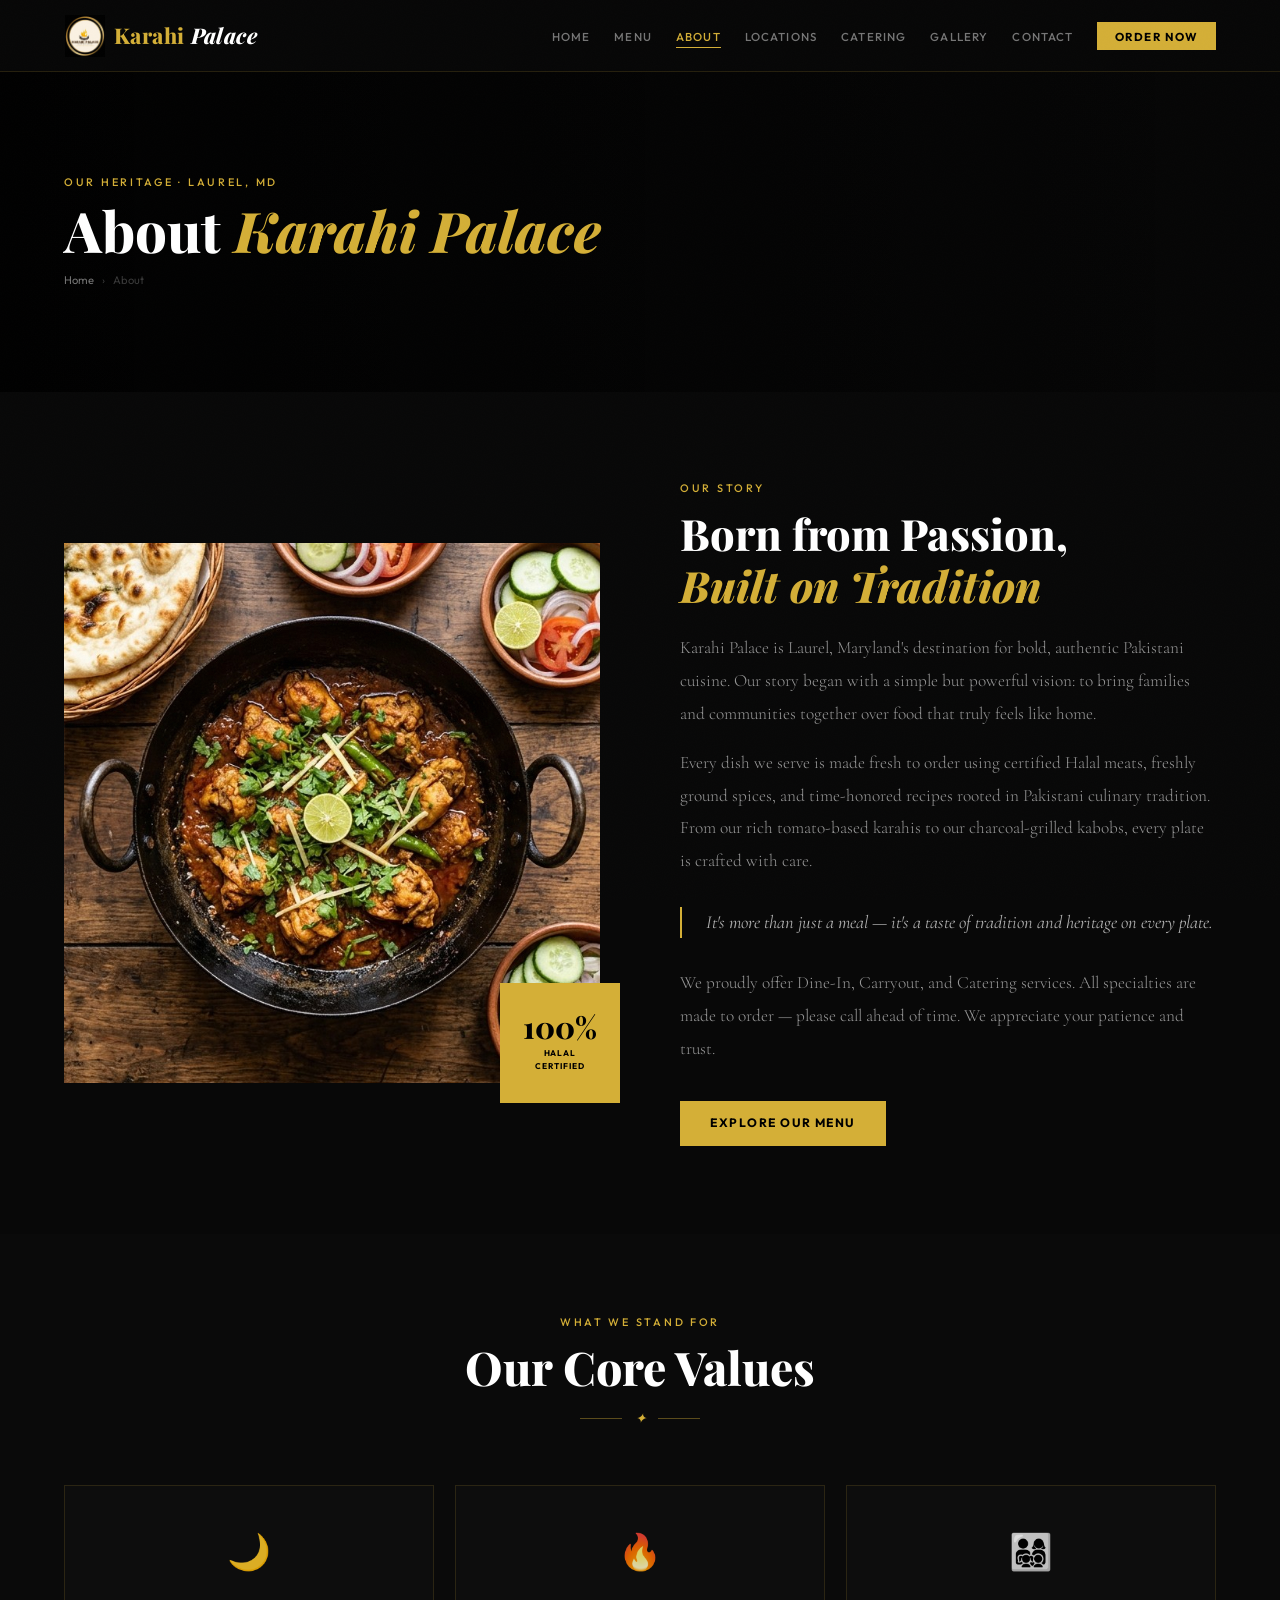
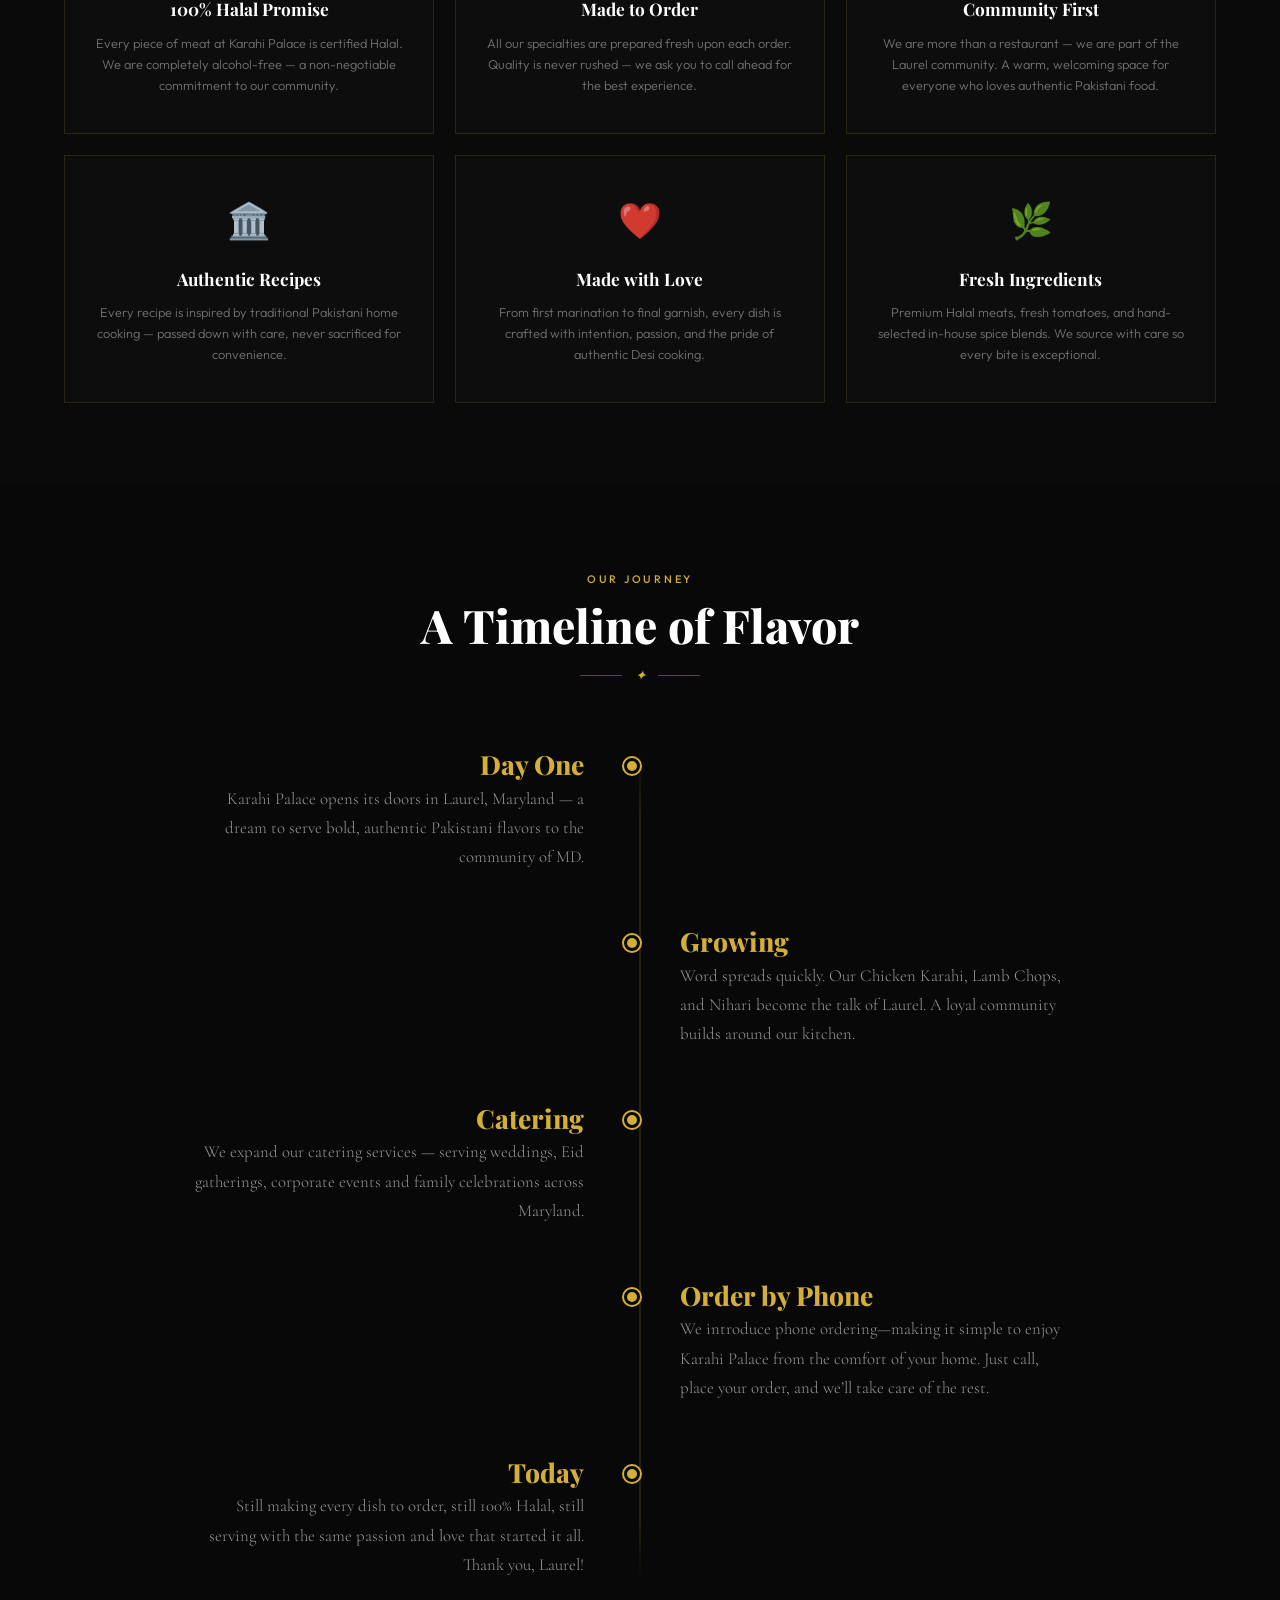
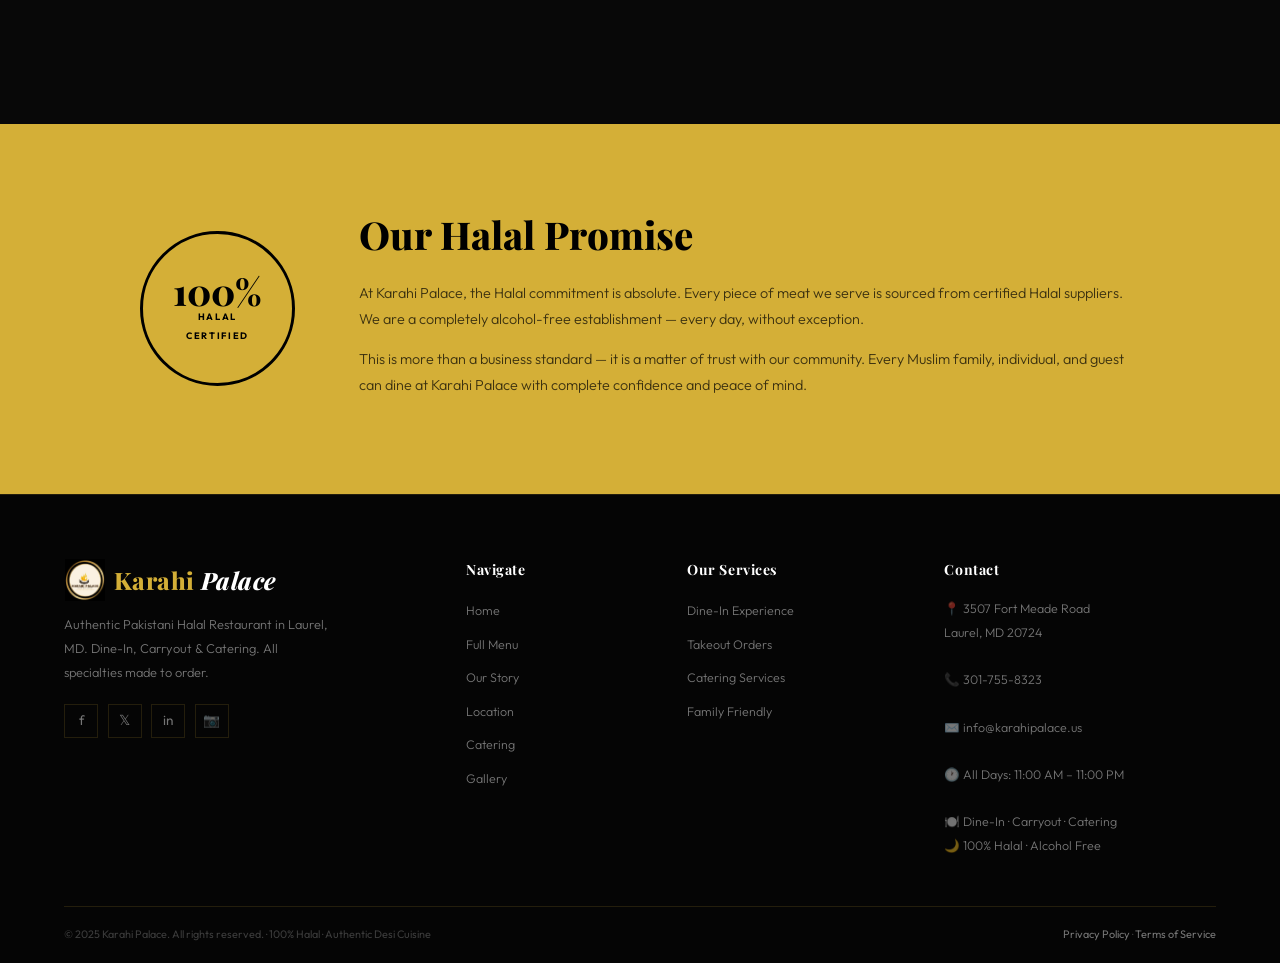
<file: about.html>
<!DOCTYPE html>
<html lang="en">
<head>
<meta charset="UTF-8"/><meta name="viewport" content="width=device-width,initial-scale=1.0"/>
<link rel="icon" type="image/png" href="logo.png"/>
<title>About Us | Karahi Palace | Laurel, MD</title>
<link href="https://fonts.googleapis.com/css2?family=Playfair+Display:ital,wght@0,400;0,600;0,700;0,800;1,400;1,700&family=Cormorant+Garamond:ital,wght@0,300;0,400;0,600;1,400&family=Outfit:wght@300;400;500;600;700&display=swap" rel="stylesheet"/>
<link rel="stylesheet" href="shared.css"/>
<style>
.about-hero-bg{background-image:url('https://images.unsplash.com/photo-1414235077428-338989a2e8c0?w=1800&q=80')}
/* Story */
.story-section{padding:5.5rem 5%;background:var(--black)}
.story-inner{display:grid;grid-template-columns:1fr 1fr;gap:5rem;align-items:center;max-width:1200px;margin:0 auto}
.story-img-col{position:relative}
.story-img-col img{width:100%;height:540px;object-fit:cover;display:block}
.story-img-col::before{content:'';position:absolute;top:-12px;left:-12px;right:12px;bottom:12px;border:1px solid rgba(212,175,55,.2);pointer-events:none;z-index:-1}
.story-gold-accent{position:absolute;bottom:-20px;right:-20px;background:var(--gold);color:#000;padding:1.6rem;width:120px;height:120px;display:flex;flex-direction:column;align-items:center;justify-content:center;text-align:center}
.story-gold-accent strong{font-family:'Playfair Display',serif;font-size:1.9rem;font-weight:800;line-height:1;display:block}
.story-gold-accent span{font-size:.52rem;letter-spacing:.12em;text-transform:uppercase;font-family:'Outfit',sans-serif;font-weight:700;margin-top:.3rem}
.story-text .eyebrow-center{text-align:left}
.story-text h2{font-family:'Playfair Display',serif;font-size:clamp(1.8rem,3.5vw,2.7rem);font-weight:800;color:#fff;margin:.5rem 0 1.3rem;line-height:1.2}
.story-text h2 em{color:var(--gold);font-style:italic}
.story-text p{font-family:'Cormorant Garamond',serif;font-size:1.08rem;color:rgba(255,255,255,.58);line-height:1.9;margin-bottom:1rem;font-weight:300}
.story-text blockquote{border-left:2px solid var(--gold);padding-left:1.5rem;margin:1.8rem 0;font-family:'Cormorant Garamond',serif;font-size:1.15rem;color:rgba(255,255,255,.68);font-style:italic;line-height:1.7}
/* Values */
.values-section{padding:5rem 5%;background:#0a0a0a}
.values-grid{display:grid;grid-template-columns:repeat(3,1fr);gap:1.3rem;margin-top:3.5rem}
.value-card{background:var(--card-bg);border:1px solid var(--border);padding:2.3rem 1.8rem;text-align:center;position:relative;overflow:hidden;transition:border-color .35s,transform .35s}
.value-card::after{content:'';position:absolute;bottom:0;left:0;right:0;height:2px;background:var(--gold);transform:scaleX(0);transform-origin:left;transition:transform .5s}
.value-card:hover{border-color:rgba(212,175,55,.38);transform:translateY(-5px)}
.value-card:hover::after{transform:scaleX(1)}
.value-icon{font-size:2.2rem;margin-bottom:1rem;display:block}
.value-title{font-family:'Playfair Display',serif;font-size:1.08rem;font-weight:700;color:#fff;margin-bottom:.6rem}
.value-desc{font-size:.8rem;color:rgba(255,255,255,.42);line-height:1.65;font-family:'Outfit',sans-serif;font-weight:300}

/* ── TIMELINE: clean alternating left/right ── */
.team-section{padding:5.5rem 5%;background:var(--black)}
.timeline{max-width:900px;margin:4rem auto 0;position:relative}
.timeline::before{content:'';position:absolute;left:50%;top:0;bottom:0;width:1px;background:linear-gradient(to bottom,transparent,rgba(212,175,55,.3) 8%,rgba(212,175,55,.3) 92%,transparent);transform:translateX(-50%)}
.tl-item{display:flex;align-items:flex-start;margin-bottom:3.5rem;position:relative}
.tl-left{width:calc(50% - 16px);padding-right:2.5rem;text-align:right}
.tl-right{width:calc(50% - 16px);padding-left:2.5rem;text-align:left}
.tl-empty{width:calc(50% - 16px)}
.tl-dot{flex-shrink:0;width:16px;height:16px;border-radius:50%;background:var(--gold);border:3px solid var(--black);box-shadow:0 0 0 2px var(--gold);margin-top:7px;position:relative;z-index:1}
.tl-year{font-family:'Playfair Display',serif;font-size:1.65rem;font-weight:800;color:var(--gold);margin-bottom:.4rem;display:block;line-height:1}
.tl-text{font-family:'Cormorant Garamond',serif;font-size:1.05rem;color:rgba(255,255,255,.58);line-height:1.75;font-weight:300}

/* Halal */
.halal-section{padding:5rem 5%;background:var(--gold)}
.halal-inner{max-width:1000px;margin:0 auto;display:grid;grid-template-columns:auto 1fr;gap:4rem;align-items:center}
.halal-circle{width:155px;height:155px;border-radius:50%;border:3px solid #000;display:flex;flex-direction:column;align-items:center;justify-content:center;text-align:center;padding:1rem;flex-shrink:0}
.halal-circle strong{font-family:'Playfair Display',serif;font-size:2.3rem;font-weight:800;color:#000;line-height:1;display:block}
.halal-circle span{font-size:.58rem;letter-spacing:.18em;text-transform:uppercase;font-family:'Outfit',sans-serif;font-weight:700;color:#000}
.halal-text h2{font-family:'Playfair Display',serif;font-size:clamp(1.8rem,3.5vw,2.4rem);font-weight:800;color:#000;margin-bottom:1rem}
.halal-text p{font-size:.9rem;color:rgba(0,0,0,.72);line-height:1.8;font-family:'Outfit',sans-serif;font-weight:300;margin-bottom:.9rem}

/* Responsive */
@media(max-width:1024px){
  .story-inner{grid-template-columns:1fr;gap:4rem}
  .story-img-col img{height:380px}
  .story-img-col::before{top:-8px;left:-8px;right:8px;bottom:8px}
  .story-gold-accent{bottom:-16px;right:-10px;width:105px;height:105px}
  .values-grid{grid-template-columns:1fr 1fr}
  .halal-inner{grid-template-columns:1fr;text-align:center;gap:2.5rem}
  .halal-circle{margin:0 auto}
  .halal-text h2{text-align:center}
}
@media(max-width:768px){
  .story-section,.values-section,.team-section,.halal-section{padding:3.5rem 5%}

  /* Story section */
  .story-inner{gap:3rem}
  .story-img-col img{height:300px}
  .story-img-col::before{display:none}
  .story-gold-accent{width:90px;height:90px;bottom:-12px;right:-6px;padding:.9rem}
  .story-gold-accent strong{font-size:1.5rem}
  .story-gold-accent span{font-size:.48rem}
  .story-text h2{font-size:clamp(1.6rem,5vw,2rem)}
  .story-text p,.story-text blockquote{font-size:1rem}
  .story-text blockquote{padding-left:1.1rem;margin:1.3rem 0}

  /* Values grid */
  .values-grid{grid-template-columns:1fr;gap:1rem}
  .value-card{padding:2rem 1.5rem;display:flex;flex-direction:column;align-items:flex-start;text-align:left}
  .value-icon{font-size:1.9rem;margin-bottom:.7rem}
  .value-title{font-size:1rem}
  .value-desc{font-size:.82rem}

  /* Timeline – collapse to single column, show ALL items */
  .timeline{margin-top:3rem}
  .timeline::before{left:7px;transform:none}
  .tl-item{align-items:flex-start;margin-bottom:2.8rem;flex-wrap:nowrap}
  .tl-empty{display:none}
  .tl-left{order:2;width:100%;padding-right:0;padding-left:1.4rem;text-align:left}
  .tl-dot{order:1;flex-shrink:0;width:14px;height:14px;margin-top:6px}
  .tl-right{order:2;padding-left:1.4rem;text-align:left;width:100%}
  .tl-year{font-size:1.3rem}
  .tl-text{font-size:1rem}

  /* Halal section */
  .halal-inner{gap:2rem;padding:0 2%}
  .halal-circle{width:130px;height:130px}
  .halal-circle strong{font-size:2rem}
  .halal-text p{font-size:.88rem}

  /* Section headers */
  .section-title{font-size:clamp(1.6rem,5vw,2.2rem)}
}
@media(max-width:480px){
  .story-section,.values-section,.team-section,.halal-section{padding:3rem 4%}

  /* Story */
  .story-img-col img{height:240px}
  .story-gold-accent{width:80px;height:80px;padding:.7rem;bottom:-10px;right:-4px}
  .story-gold-accent strong{font-size:1.35rem}
  .story-gold-accent span{font-size:.44rem}
  .story-text h2{font-size:1.5rem}
  .story-text p{font-size:.95rem}

  /* Values */
  .value-card{padding:1.6rem 1.2rem}

  /* Timeline */
  .tl-year{font-size:1.2rem}
  .tl-text{font-size:.95rem}
  .tl-left,.tl-right{padding-left:1.2rem}

  /* Halal */
  .halal-circle{width:110px;height:110px}
  .halal-circle strong{font-size:1.7rem}
  .halal-text h2{font-size:1.6rem}
  .halal-text p{font-size:.85rem}
}
@media(max-width:360px){
  .story-section,.values-section,.team-section,.halal-section{padding:2.5rem 4%}
  .story-img-col img{height:200px}
  .story-text h2{font-size:1.35rem}
}
</style>
</head>
<body>
<nav class="navbar" id="navbar">
  <a href="index.html" class="nav-logo" style="display:flex;align-items:center;gap:0;"><img src="logo.png" alt="Karahi Palace Logo" style="height:42px;width:42px;object-fit:contain;flex-shrink:0;margin-right:2px;">Karahi <em>Palace</em></a>
  <ul class="nav-links">
    <li><a href="index.html">Home</a></li><li><a href="menu.html">Menu</a></li>
    <li><a href="about.html" class="active">About</a></li>
    <li><a href="locations.html">Locations</a></li><li><a href="catering.html">Catering</a></li>
    <li><a href="gallery.html">Gallery</a></li><li><a href="contact.html">Contact</a></li>
    <li><a href="order.html" class="nav-order-btn">Order Now</a></li>
  </ul>
  <button class="hamburger" id="hamburger"><span></span><span></span><span></span></button>
</nav>
<div class="mobile-nav" id="mobileNav"><ul>
  <li><a href="index.html">Home</a></li><li><a href="menu.html">Menu</a></li>
  <li><a href="about.html">About</a></li><li><a href="locations.html">Locations</a></li>
  <li><a href="catering.html">Catering</a></li><li><a href="gallery.html">Gallery</a></li>
  <li><a href="contact.html">Contact</a></li>
  <li><a href="order.html" class="mobile-order">Order Now</a></li>
</ul></div>

<div class="page-hero"><div class="page-hero-bg about-hero-bg"></div><div class="page-hero-overlay"></div>
  <div class="page-hero-content">
    <span class="eyebrow-center">Our Heritage · Laurel, MD</span>
    <h1>About <em>Karahi Palace</em></h1>
    <nav class="page-breadcrumb"><a href="index.html">Home</a><span>›</span><span>About</span></nav>
  </div>
</div>

<!-- STORY -->
<section class="story-section">
  <div class="story-inner">
    <div class="story-img-col reveal">
      <img src="chickenkarahi1.jpeg" alt="Karahi Palace kitchen"/>
      <div class="story-gold-accent"><strong>100%</strong><span>Halal Certified</span></div>
    </div>
    <div class="story-text reveal reveal-d1">
      <span class="eyebrow-center">Our Story</span>
      <h2>Born from Passion,<br/><em>Built on Tradition</em></h2>
      <p>Karahi Palace is Laurel, Maryland's destination for bold, authentic Pakistani cuisine. Our story began with a simple but powerful vision: to bring families and communities together over food that truly feels like home.</p>
      <p>Every dish we serve is made fresh to order using certified Halal meats, freshly ground spices, and time-honored recipes rooted in Pakistani culinary tradition. From our rich tomato-based karahis to our charcoal-grilled kabobs, every plate is crafted with care.</p>
      <blockquote>It's more than just a meal — it's a taste of tradition and heritage on every plate.</blockquote>
      <p>We proudly offer Dine-In, Carryout, and Catering services. All specialties are made to order — please call ahead of time. We appreciate your patience and trust.</p>
      <a href="menu.html" class="btn-gold" style="margin-top:1.2rem">Explore Our Menu</a>
    </div>
  </div>
</section>

<!-- VALUES -->
<section class="values-section">
  <div class="section-header reveal">
    <span class="eyebrow-center">What We Stand For</span>
    <h2 class="section-title">Our Core Values</h2>
    <div class="gold-divider"><span></span><i>✦</i><span></span></div>
  </div>
  <div class="values-grid">
    <div class="value-card reveal"><span class="value-icon">🌙</span><div class="value-title">100% Halal Promise</div><div class="value-desc">Every piece of meat at Karahi Palace is certified Halal. We are completely alcohol-free — a non-negotiable commitment to our community.</div></div>
    <div class="value-card reveal reveal-d1"><span class="value-icon">🔥</span><div class="value-title">Made to Order</div><div class="value-desc">All our specialties are prepared fresh upon each order. Quality is never rushed — we ask you to call ahead for the best experience.</div></div>
    <div class="value-card reveal reveal-d2"><span class="value-icon">👨‍👩‍👧‍👦</span><div class="value-title">Community First</div><div class="value-desc">We are more than a restaurant — we are part of the Laurel community. A warm, welcoming space for everyone who loves authentic Pakistani food.</div></div>
    <div class="value-card reveal reveal-d3"><span class="value-icon">🏛️</span><div class="value-title">Authentic Recipes</div><div class="value-desc">Every recipe is inspired by traditional Pakistani home cooking — passed down with care, never sacrificed for convenience.</div></div>
    <div class="value-card reveal reveal-d4"><span class="value-icon">❤️</span><div class="value-title">Made with Love</div><div class="value-desc">From first marination to final garnish, every dish is crafted with intention, passion, and the pride of authentic Desi cooking.</div></div>
    <div class="value-card reveal reveal-d1"><span class="value-icon">🌿</span><div class="value-title">Fresh Ingredients</div><div class="value-desc">Premium Halal meats, fresh tomatoes, and hand-selected in-house spice blends. We source with care so every bite is exceptional.</div></div>
  </div>
</section>

<!-- TIMELINE -->
<section class="team-section">
  <div class="section-header reveal">
    <span class="eyebrow-center">Our Journey</span>
    <h2 class="section-title">A Timeline of Flavor</h2>
    <div class="gold-divider"><span></span><i>✦</i><span></span></div>
  </div>
  <div class="timeline">

    <div class="tl-item reveal">
      <div class="tl-left"><span class="tl-year">Day One</span><p class="tl-text">Karahi Palace opens its doors in Laurel, Maryland — a dream to serve bold, authentic Pakistani flavors to the community of MD.</p></div>
      <div class="tl-dot"></div>
      <div class="tl-empty"></div>
    </div>

    <div class="tl-item reveal reveal-d1">
      <div class="tl-empty"></div>
      <div class="tl-dot"></div>
      <div class="tl-right"><span class="tl-year">Growing</span><p class="tl-text">Word spreads quickly. Our Chicken Karahi, Lamb Chops, and Nihari become the talk of Laurel. A loyal community builds around our kitchen.</p></div>
    </div>

    <div class="tl-item reveal reveal-d2">
      <div class="tl-left"><span class="tl-year">Catering</span><p class="tl-text">We expand our catering services — serving weddings, Eid gatherings, corporate events and family celebrations across Maryland.</p></div>
      <div class="tl-dot"></div>
      <div class="tl-empty"></div>
    </div>

    <div class="tl-item reveal reveal-d3">
      <div class="tl-empty"></div>
      <div class="tl-dot"></div>
      <div class="tl-right"><span class="tl-year">Order by Phone</span><p class="tl-text">We introduce phone ordering—making it simple to enjoy Karahi Palace from the comfort of your home. Just call, place your order, and we’ll take care of the rest.</p></div>
    </div>

    <div class="tl-item reveal reveal-d4">
      <div class="tl-left"><span class="tl-year">Today</span><p class="tl-text">Still making every dish to order, still 100% Halal, still serving with the same passion and love that started it all. Thank you, Laurel!</p></div>
      <div class="tl-dot"></div>
      <div class="tl-empty"></div>
    </div>

  </div>
</section>

<!-- HALAL PROMISE -->
<section class="halal-section">
  <div class="halal-inner">
    <div class="halal-circle reveal"><strong>100%</strong><span>HALAL</span><span style="margin-top:.3rem">Certified</span></div>
    <div class="halal-text reveal reveal-d1">
      <h2>Our Halal Promise</h2>
      <p>At Karahi Palace, the Halal commitment is absolute. Every piece of meat we serve is sourced from certified Halal suppliers. We are a completely alcohol-free establishment — every day, without exception.</p>
      <p>This is more than a business standard — it is a matter of trust with our community. Every Muslim family, individual, and guest can dine at Karahi Palace with complete confidence and peace of mind.</p>
    </div>
  </div>
</section>

<div id="site-footer"></div>
<script src="shared.js"></script>
</body>
</html>
</file>
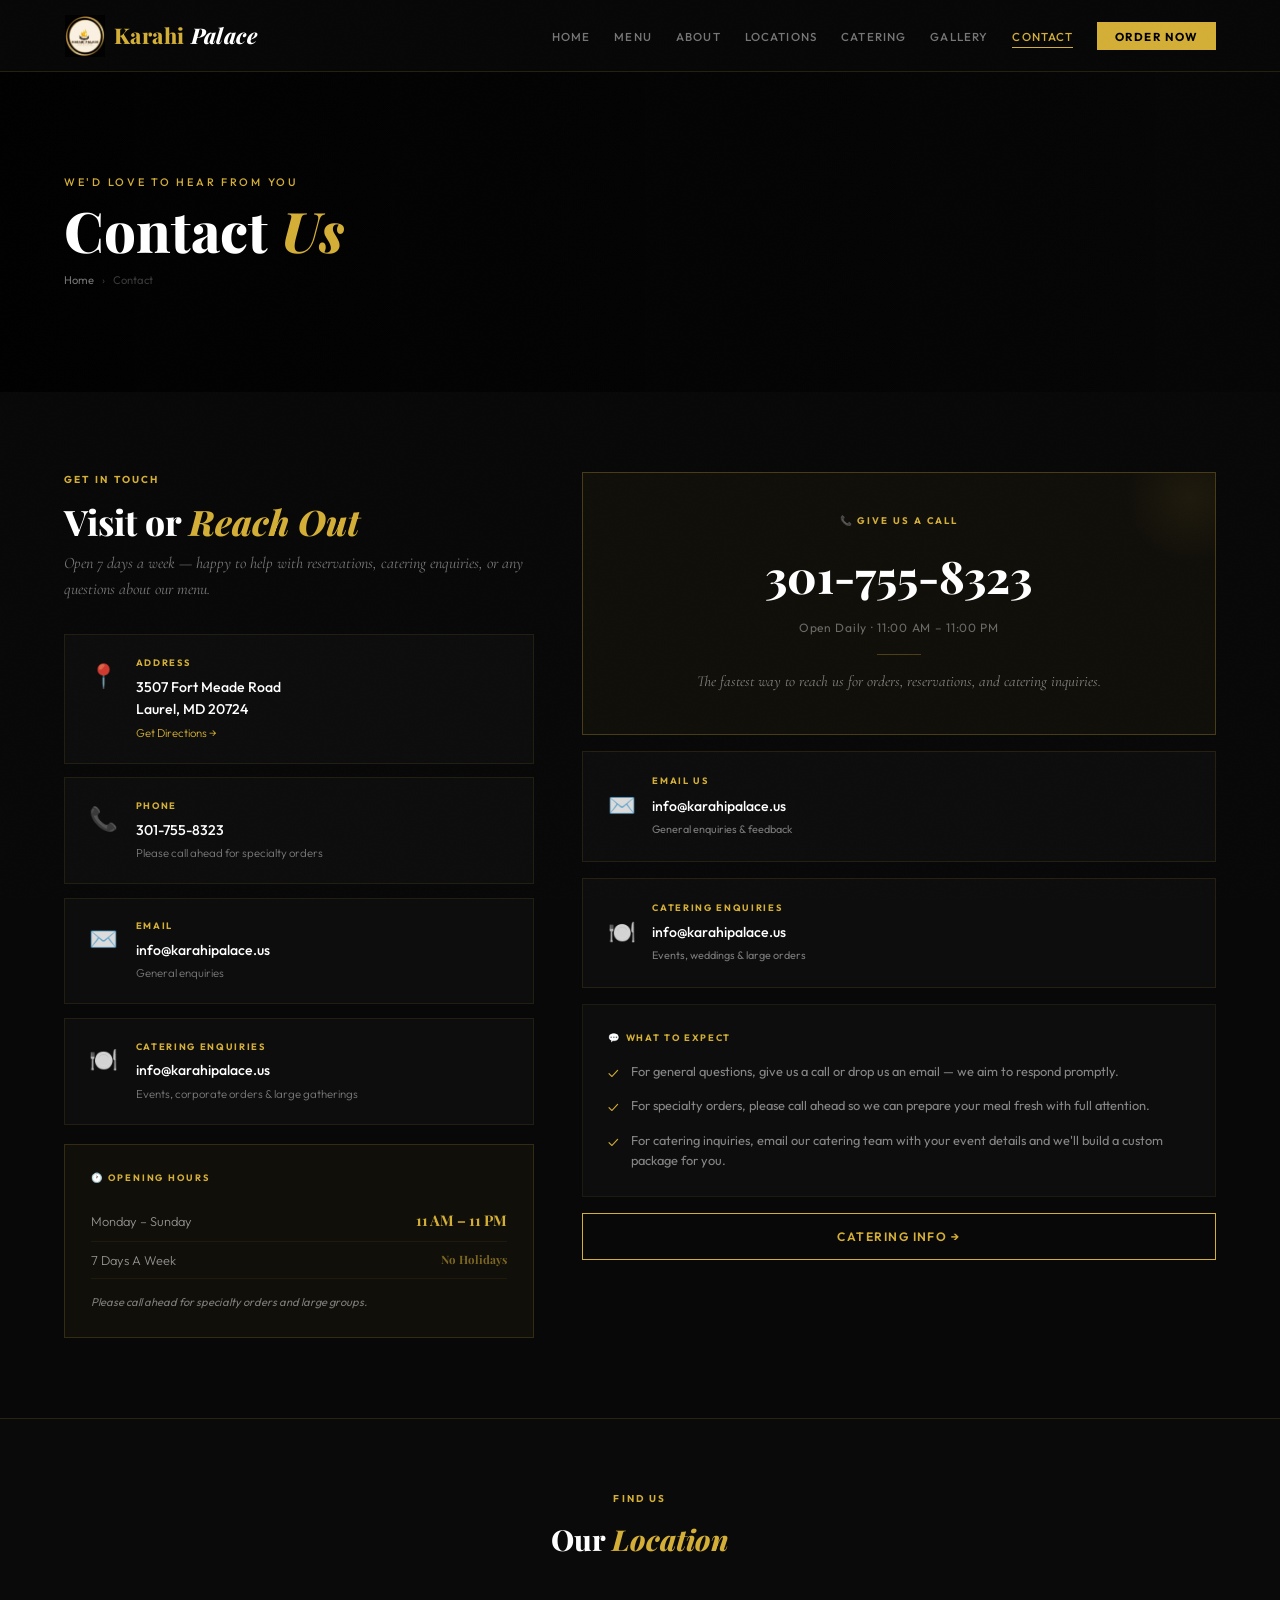
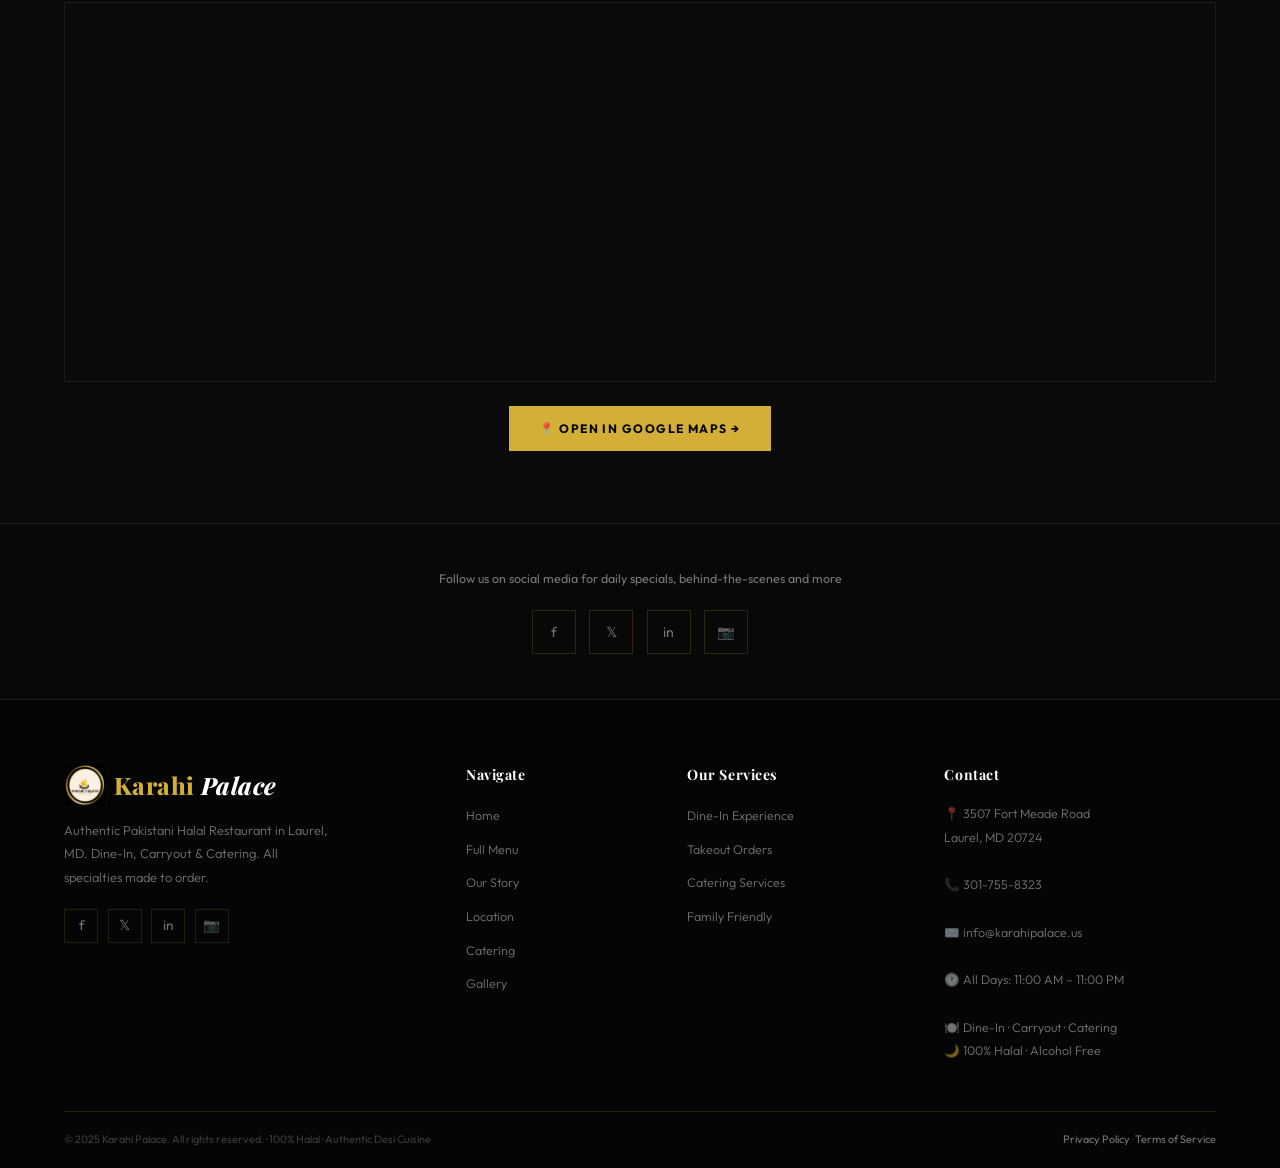
<file: contact.html>
<!DOCTYPE html>
<html lang="en">
<head>
<meta charset="UTF-8"/><meta name="viewport" content="width=device-width,initial-scale=1.0"/>
<link rel="icon" type="image/png" href="logo.png"/>
<title>Contact Us | Karahi Palace | Laurel, MD</title>
<link href="https://fonts.googleapis.com/css2?family=Playfair+Display:ital,wght@0,400;0,600;0,700;0,800;1,400;1,700&family=Cormorant+Garamond:ital,wght@0,300;0,400;0,600;1,400&family=Outfit:wght@300;400;500;600;700&display=swap" rel="stylesheet"/>
<link rel="stylesheet" href="shared.css"/>
<style>
.contact-hero-bg{background-image:url('https://images.unsplash.com/photo-1555396273-367ea4eb4db5?w=1800&q=80')}

/* ── Layout ── */
.contact-wrap{padding:5rem 5%;background:var(--black)}
.contact-layout{display:grid;grid-template-columns:1fr 1.35fr;gap:3rem;align-items:start;max-width:1200px;margin:0 auto}

/* ── Info column ── */
.contact-eyebrow{font-size:.63rem;letter-spacing:.22em;text-transform:uppercase;color:var(--gold);font-family:'Outfit',sans-serif;font-weight:700;margin-bottom:.8rem;display:block}
.contact-title{font-family:'Playfair Display',serif;font-size:clamp(1.7rem,3vw,2.2rem);font-weight:800;color:#fff;line-height:1.2;margin-bottom:.4rem}
.contact-title em{color:var(--gold);font-style:italic}
.contact-sub{font-family:'Cormorant Garamond',serif;font-size:1rem;color:var(--text-muted);font-style:italic;margin-bottom:2rem;line-height:1.65}

.c-card{background:var(--card-bg);border:1px solid rgba(212,175,55,.1);padding:1.3rem 1.5rem;margin-bottom:.85rem;display:flex;align-items:flex-start;gap:1.1rem;transition:border-color .3s}
.c-card:hover{border-color:rgba(212,175,55,.32)}
.c-card-icon{font-size:1.45rem;flex-shrink:0;margin-top:.05rem}
.c-card-label{font-size:.58rem;letter-spacing:.18em;text-transform:uppercase;color:var(--gold);font-family:'Outfit',sans-serif;font-weight:700;margin-bottom:.3rem;display:block}
.c-card-val{font-family:'Outfit',sans-serif;font-size:.88rem;color:#fff;font-weight:500;line-height:1.6}
.c-card-val a{color:#fff;text-decoration:none;transition:color .3s}
.c-card-val a:hover{color:var(--gold)}
.c-card-note{font-size:.71rem;color:var(--text-muted);font-family:'Outfit',sans-serif;font-weight:300;margin-top:.18rem}

.timings-box{background:rgba(212,175,55,.04);border:1px solid rgba(212,175,55,.18);padding:1.6rem;margin-top:1.2rem}
.timings-box-label{font-size:.58rem;letter-spacing:.2em;text-transform:uppercase;color:var(--gold);font-family:'Outfit',sans-serif;font-weight:700;margin-bottom:1rem;display:block}
.timings-row{display:flex;justify-content:space-between;align-items:center;padding:.5rem 0;border-bottom:1px solid rgba(212,175,55,.07)}
.timings-row:last-child{border-bottom:none;padding-bottom:0}
.t-day{font-family:'Outfit',sans-serif;font-size:.8rem;color:rgba(255,255,255,.55);font-weight:300}
.t-time{font-family:'Playfair Display',serif;font-size:.92rem;color:var(--gold);font-weight:700}
.timings-note{font-size:.7rem;color:var(--text-muted);font-family:'Outfit',sans-serif;font-style:italic;margin-top:.9rem;line-height:1.55}

/* ── Form column ── */
.form-box{background:var(--card-bg);border:1px solid rgba(212,175,55,.12);padding:2.5rem}
.form-title{font-family:'Playfair Display',serif;font-size:1.35rem;font-weight:700;color:#fff;margin-bottom:.35rem}
.form-sub{font-size:.77rem;color:var(--text-muted);font-family:'Outfit',sans-serif;margin-bottom:2rem;line-height:1.5}
.form-row-2{display:grid;grid-template-columns:1fr 1fr;gap:1rem}
.fg{margin-bottom:1rem}
.fg label{display:block;font-size:.62rem;letter-spacing:.14em;text-transform:uppercase;color:var(--gold);font-family:'Outfit',sans-serif;font-weight:600;margin-bottom:.42rem}
.fg input,.fg textarea,.fg select{width:100%;background:#111;border:1px solid rgba(212,175,55,.13);color:#fff;padding:.75rem 1rem;font-family:'Outfit',sans-serif;font-size:.82rem;font-weight:300;outline:none;transition:border-color .3s;box-sizing:border-box;-webkit-appearance:none;border-radius:0}
.fg select{cursor:pointer}
.fg select option{background:#111;color:#fff}
.fg input::placeholder,.fg textarea::placeholder{color:rgba(255,255,255,.2)}
.fg input:focus,.fg textarea:focus,.fg select:focus{border-color:rgba(212,175,55,.48)}
.fg textarea{resize:vertical;min-height:110px}
.form-btn{width:100%;background:var(--gold);color:#000;border:none;padding:1rem 2rem;font-family:'Outfit',sans-serif;font-size:.76rem;letter-spacing:.16em;text-transform:uppercase;font-weight:700;cursor:pointer;transition:background .3s,transform .2s;margin-top:.4rem}
.form-btn:hover{background:#e5c848;transform:translateY(-2px)}
.form-success{display:none;background:rgba(212,175,55,.06);border:1px solid rgba(212,175,55,.28);padding:1.3rem;text-align:center;margin-top:1rem}
.form-success p{font-family:'Outfit',sans-serif;font-size:.83rem;color:var(--gold)}

/* ── Map ── */
.map-section{background:#0a0a0a;border-top:1px solid var(--border);padding:4.5rem 5%}
.map-inner{max-width:1200px;margin:0 auto}
.map-header{text-align:center;margin-bottom:2.5rem}
.map-eyebrow{font-size:.62rem;letter-spacing:.22em;text-transform:uppercase;color:var(--gold);font-family:'Outfit',sans-serif;font-weight:700;display:block;margin-bottom:.6rem}
.map-title{font-family:'Playfair Display',serif;font-size:1.8rem;font-weight:800;color:#fff}
.map-title em{color:var(--gold);font-style:italic}
.map-embed{width:100%;height:380px;border:1px solid rgba(212,175,55,.12);filter:grayscale(.25) brightness(.85);display:block}
.map-cta{text-align:center;margin-top:1.5rem}

/* ── Social ── */
.social-strip{background:var(--black);border-top:1px solid var(--border);padding:2.8rem 5%;text-align:center}
.social-strip p{font-size:.78rem;color:var(--text-muted);font-family:'Outfit',sans-serif;margin-bottom:1.3rem}
.social-row{display:flex;justify-content:center;gap:.85rem}
.s-link{width:44px;height:44px;border:1px solid rgba(212,175,55,.18);display:flex;align-items:center;justify-content:center;color:var(--text-muted);font-size:.88rem;text-decoration:none;transition:all .3s;font-family:'Outfit',sans-serif}
.s-link:hover{border-color:var(--gold);color:var(--gold);background:rgba(212,175,55,.06)}

/* ── Responsive ── */
@media(max-width:1024px){
  .contact-layout{grid-template-columns:1fr}
  .form-box{padding:2rem}
}
@media(max-width:768px){
  .contact-wrap{padding:3rem 4%}
  .map-section{padding:3rem 4%}
  .social-strip{padding:2.5rem 4%}
  .form-box{padding:1.6rem}
  .form-row-2{grid-template-columns:1fr}
  .timings-box{padding:1.3rem}
  .c-card{padding:1.1rem 1.2rem}
}
@media(max-width:480px){
  .contact-wrap{padding:2.5rem 4%}
  .form-title{font-size:1.1rem}
  .map-embed{height:260px}
  .contact-title{font-size:1.5rem}
}
</style>
</head>
<body>
<nav class="navbar" id="navbar">
  <a href="index.html" class="nav-logo" style="display:flex;align-items:center;gap:0;"><img src="logo.png" alt="Karahi Palace Logo" style="height:42px;width:42px;object-fit:contain;flex-shrink:0;margin-right:2px;">Karahi <em>Palace</em></a>
  <ul class="nav-links">
    <li><a href="index.html">Home</a></li><li><a href="menu.html">Menu</a></li>
    <li><a href="about.html">About</a></li><li><a href="locations.html">Locations</a></li>
    <li><a href="catering.html">Catering</a></li><li><a href="gallery.html">Gallery</a></li>
    <li><a href="contact.html" class="active">Contact</a></li>
    <li><a href="order.html" class="nav-order-btn">Order Now</a></li>
  </ul>
  <button class="hamburger" id="hamburger"><span></span><span></span><span></span></button>
</nav>
<div class="mobile-nav" id="mobileNav"><ul>
  <li><a href="index.html">Home</a></li><li><a href="menu.html">Menu</a></li>
  <li><a href="about.html">About</a></li><li><a href="locations.html">Locations</a></li>
  <li><a href="catering.html">Catering</a></li><li><a href="gallery.html">Gallery</a></li>
  <li><a href="contact.html">Contact</a></li>
  <li><a href="order.html" class="mobile-order">Order Now</a></li>
</ul></div>

<div class="page-hero">
  <div class="page-hero-bg contact-hero-bg"></div>
  <div class="page-hero-overlay"></div>
  <div class="page-hero-content">
    <span class="eyebrow-center">We'd Love to Hear From You</span>
    <h1>Contact <em>Us</em></h1>
    <nav class="page-breadcrumb"><a href="index.html">Home</a><span>›</span><span>Contact</span></nav>
  </div>
</div>

<!-- MAIN CONTACT SECTION -->
<section class="contact-wrap">
<div class="contact-layout">

  <!-- LEFT: Contact Info -->
  <div class="reveal">
    <span class="contact-eyebrow">Get in Touch</span>
    <h2 class="contact-title">Visit or <em>Reach Out</em></h2>
    <p class="contact-sub">Open 7 days a week — happy to help with reservations, catering enquiries, or any questions about our menu.</p>

    <div class="c-card">
      <span class="c-card-icon">📍</span>
      <div>
        <span class="c-card-label">Address</span>
        <div class="c-card-val">3507 Fort Meade Road<br/>Laurel, MD 20724</div>
        <div class="c-card-note"><a href="https://maps.google.com/?q=3507+Fort+Meade+Rd+Laurel+MD+20724" target="_blank" style="color:var(--gold);text-decoration:none">Get Directions →</a></div>
      </div>
    </div>

    <div class="c-card">
      <span class="c-card-icon">📞</span>
      <div>
        <span class="c-card-label">Phone</span>
        <div class="c-card-val"><a href="tel:301-755-8323">301-755-8323</a></div>
        <div class="c-card-note">Please call ahead for specialty orders</div>
      </div>
    </div>

    <div class="c-card">
      <span class="c-card-icon">✉️</span>
      <div>
        <span class="c-card-label">Email</span>
        <div class="c-card-val"><a href="mailto:info@karahipalace.us">info@karahipalace.us</a></div>
        <div class="c-card-note">General enquiries</div>
      </div>
    </div>

    <div class="c-card">
      <span class="c-card-icon">🍽️</span>
      <div>
        <span class="c-card-label">Catering Enquiries</span>
        <div class="c-card-val"><a href="mailto:info@karahipalace.us">info@karahipalace.us</a></div>
        <div class="c-card-note">Events, corporate orders & large gatherings</div>
      </div>
    </div>

    <div class="timings-box reveal">
      <span class="timings-box-label">🕐 Opening Hours</span>
      <div class="timings-row">
        <span class="t-day">Monday – Sunday</span>
        <span class="t-time">11 AM – 11 PM</span>
      </div>
      <div class="timings-row">
        <span class="t-day">7 Days A Week</span>
        <span class="t-time" style="font-size:.72rem;color:rgba(212,175,55,.55)">No Holidays</span>
      </div>
      <p class="timings-note">Please call ahead for specialty orders and large groups.</p>
    </div>
  </div>

  <!-- RIGHT: Direct Contact Info Panel -->
  <div class="reveal reveal-d1">

    <!-- Call CTA Box -->
    <div style="background:rgba(212,175,55,.04);border:1px solid rgba(212,175,55,.28);padding:2.5rem 2rem;text-align:center;margin-bottom:1rem;position:relative;overflow:hidden">
      <div style="position:absolute;top:-40px;right:-40px;width:130px;height:130px;border-radius:50%;background:radial-gradient(circle,rgba(212,175,55,.07) 0%,transparent 70%);pointer-events:none"></div>
      <span style="font-size:.6rem;letter-spacing:.2em;text-transform:uppercase;color:var(--gold);font-family:'Outfit',sans-serif;font-weight:700;display:block;margin-bottom:.75rem">📞 Give Us a Call</span>
      <a href="tel:301-755-8323" style="font-family:'Playfair Display',serif;font-size:clamp(1.8rem,5vw,2.8rem);font-weight:800;color:#fff;text-decoration:none;display:block;margin-bottom:.4rem;transition:color .3s" onmouseover="this.style.color='#D4AF37'" onmouseout="this.style.color='#fff'">301-755-8323</a>
      <div style="font-family:'Outfit',sans-serif;font-size:.75rem;color:rgba(255,255,255,.38);letter-spacing:.06em;margin-bottom:1rem">Open Daily · 11:00 AM – 11:00 PM</div>
      <div style="width:44px;height:1px;background:rgba(212,175,55,.3);margin:0 auto .9rem"></div>
      <p style="font-family:'Cormorant Garamond',serif;font-size:.95rem;color:rgba(255,255,255,.48);font-style:italic;line-height:1.65">The fastest way to reach us for orders, reservations, and catering inquiries.</p>
    </div>

    <!-- Email card -->
    <div style="background:var(--card-bg);border:1px solid rgba(212,175,55,.12);padding:1.4rem 1.6rem;display:flex;align-items:center;gap:1rem;margin-bottom:1rem;transition:border-color .3s" onmouseover="this.style.borderColor='rgba(212,175,55,.35)'" onmouseout="this.style.borderColor='rgba(212,175,55,.12)'">
      <span style="font-size:1.4rem;flex-shrink:0">✉️</span>
      <div>
        <span style="font-size:.58rem;letter-spacing:.18em;text-transform:uppercase;color:var(--gold);font-family:'Outfit',sans-serif;font-weight:700;display:block;margin-bottom:.22rem">Email Us</span>
        <a href="mailto:info@karahipalace.us" style="font-family:'Outfit',sans-serif;font-size:.88rem;color:#fff;font-weight:500;text-decoration:none;transition:color .3s" onmouseover="this.style.color='#D4AF37'" onmouseout="this.style.color='#fff'">info@karahipalace.us</a>
        <div style="font-size:.68rem;color:var(--text-muted);font-family:'Outfit',sans-serif;margin-top:.15rem">General enquiries &amp; feedback</div>
      </div>
    </div>

    <!-- Catering email card -->
    <div style="background:var(--card-bg);border:1px solid rgba(212,175,55,.12);padding:1.4rem 1.6rem;display:flex;align-items:center;gap:1rem;margin-bottom:1rem;transition:border-color .3s" onmouseover="this.style.borderColor='rgba(212,175,55,.35)'" onmouseout="this.style.borderColor='rgba(212,175,55,.12)'">
      <span style="font-size:1.4rem;flex-shrink:0">🍽️</span>
      <div>
        <span style="font-size:.58rem;letter-spacing:.18em;text-transform:uppercase;color:var(--gold);font-family:'Outfit',sans-serif;font-weight:700;display:block;margin-bottom:.22rem">Catering Enquiries</span>
        <a href="mailto:info@karahipalace.us" style="font-family:'Outfit',sans-serif;font-size:.88rem;color:#fff;font-weight:500;text-decoration:none;transition:color .3s" onmouseover="this.style.color='#D4AF37'" onmouseout="this.style.color='#fff'">info@karahipalace.us</a>
        <div style="font-size:.68rem;color:var(--text-muted);font-family:'Outfit',sans-serif;margin-top:.15rem">Events, weddings &amp; large orders</div>
      </div>
    </div>

    <!-- How to reach us note -->
    <div style="background:var(--card-bg);border:1px solid rgba(212,175,55,.08);padding:1.6rem;margin-bottom:1rem">
      <span style="font-size:.58rem;letter-spacing:.18em;text-transform:uppercase;color:var(--gold);font-family:'Outfit',sans-serif;font-weight:700;display:block;margin-bottom:1rem">💬 What to Expect</span>
      <div style="display:flex;flex-direction:column;gap:.75rem">
        <div style="display:flex;align-items:flex-start;gap:.75rem">
          <span style="color:var(--gold);font-size:.85rem;flex-shrink:0;margin-top:1px">✓</span>
          <span style="font-family:'Outfit',sans-serif;font-size:.8rem;color:rgba(255,255,255,.5);line-height:1.55">For general questions, give us a call or drop us an email — we aim to respond promptly.</span>
        </div>
        <div style="display:flex;align-items:flex-start;gap:.75rem">
          <span style="color:var(--gold);font-size:.85rem;flex-shrink:0;margin-top:1px">✓</span>
          <span style="font-family:'Outfit',sans-serif;font-size:.8rem;color:rgba(255,255,255,.5);line-height:1.55">For specialty orders, please call ahead so we can prepare your meal fresh with full attention.</span>
        </div>
        <div style="display:flex;align-items:flex-start;gap:.75rem">
          <span style="color:var(--gold);font-size:.85rem;flex-shrink:0;margin-top:1px">✓</span>
          <span style="font-family:'Outfit',sans-serif;font-size:.8rem;color:rgba(255,255,255,.5);line-height:1.55">For catering inquiries, email our catering team with your event details and we'll build a custom package for you.</span>
        </div>
      </div>
    </div>

    <!-- CTA buttons -->
    <div style="display:flex;gap:.9rem;flex-wrap:wrap">
      <!-- <a href="tel:123456789" class="btn-gold" style="flex:1;text-align:center;min-width:140px">📞 Call Now</a> -->
      <a href="catering.html" class="btn-outline-gold" style="flex:1;text-align:center;min-width:140px">Catering Info →</a>
    </div>

  </div>

</div>
</section>

<!-- MAP SECTION -->
<section class="map-section">
  <div class="map-inner">
    <div class="map-header">
      <span class="map-eyebrow">Find Us</span>
      <h2 class="map-title">Our <em>Location</em></h2>
    </div>
    <iframe
      class="map-embed"
      src="https://www.google.com/maps/embed?pb=!1m18!1m12!1m3!1d3104.1234!2d-76.8590!3d39.0870!2m3!1f0!2f0!3f0!3m2!1i1024!2i768!4f13.1!3m3!1m2!1s0x89b7e0e0e0e0e0e0%3A0x0!2s3507+Fort+Meade+Rd%2C+Laurel%2C+MD+20724!5e0!3m2!1sen!2sus!4v1234567890"
      allowfullscreen=""
      loading="lazy"
      referrerpolicy="no-referrer-when-downgrade"
      title="Karahi Palace Location">
    </iframe>
    <div class="map-cta">
      <a href="https://maps.google.com/?q=3507+Fort+Meade+Rd+Laurel+MD+20724" target="_blank" class="btn-gold">📍 Open in Google Maps →</a>
    </div>
  </div>
</section>

<!-- SOCIAL STRIP -->
<section class="social-strip">
  <p>Follow us on social media for daily specials, behind-the-scenes and more</p>
  <div class="social-row">
    <a href="#" class="s-link">f</a>
    <a href="#" class="s-link">𝕏</a>
    <a href="#" class="s-link">in</a>
    <a href="#" class="s-link">📷</a>
  </div>
</section>

<div id="site-footer"></div>

<script src="shared.js"></script>
</body>
</html>
</file>
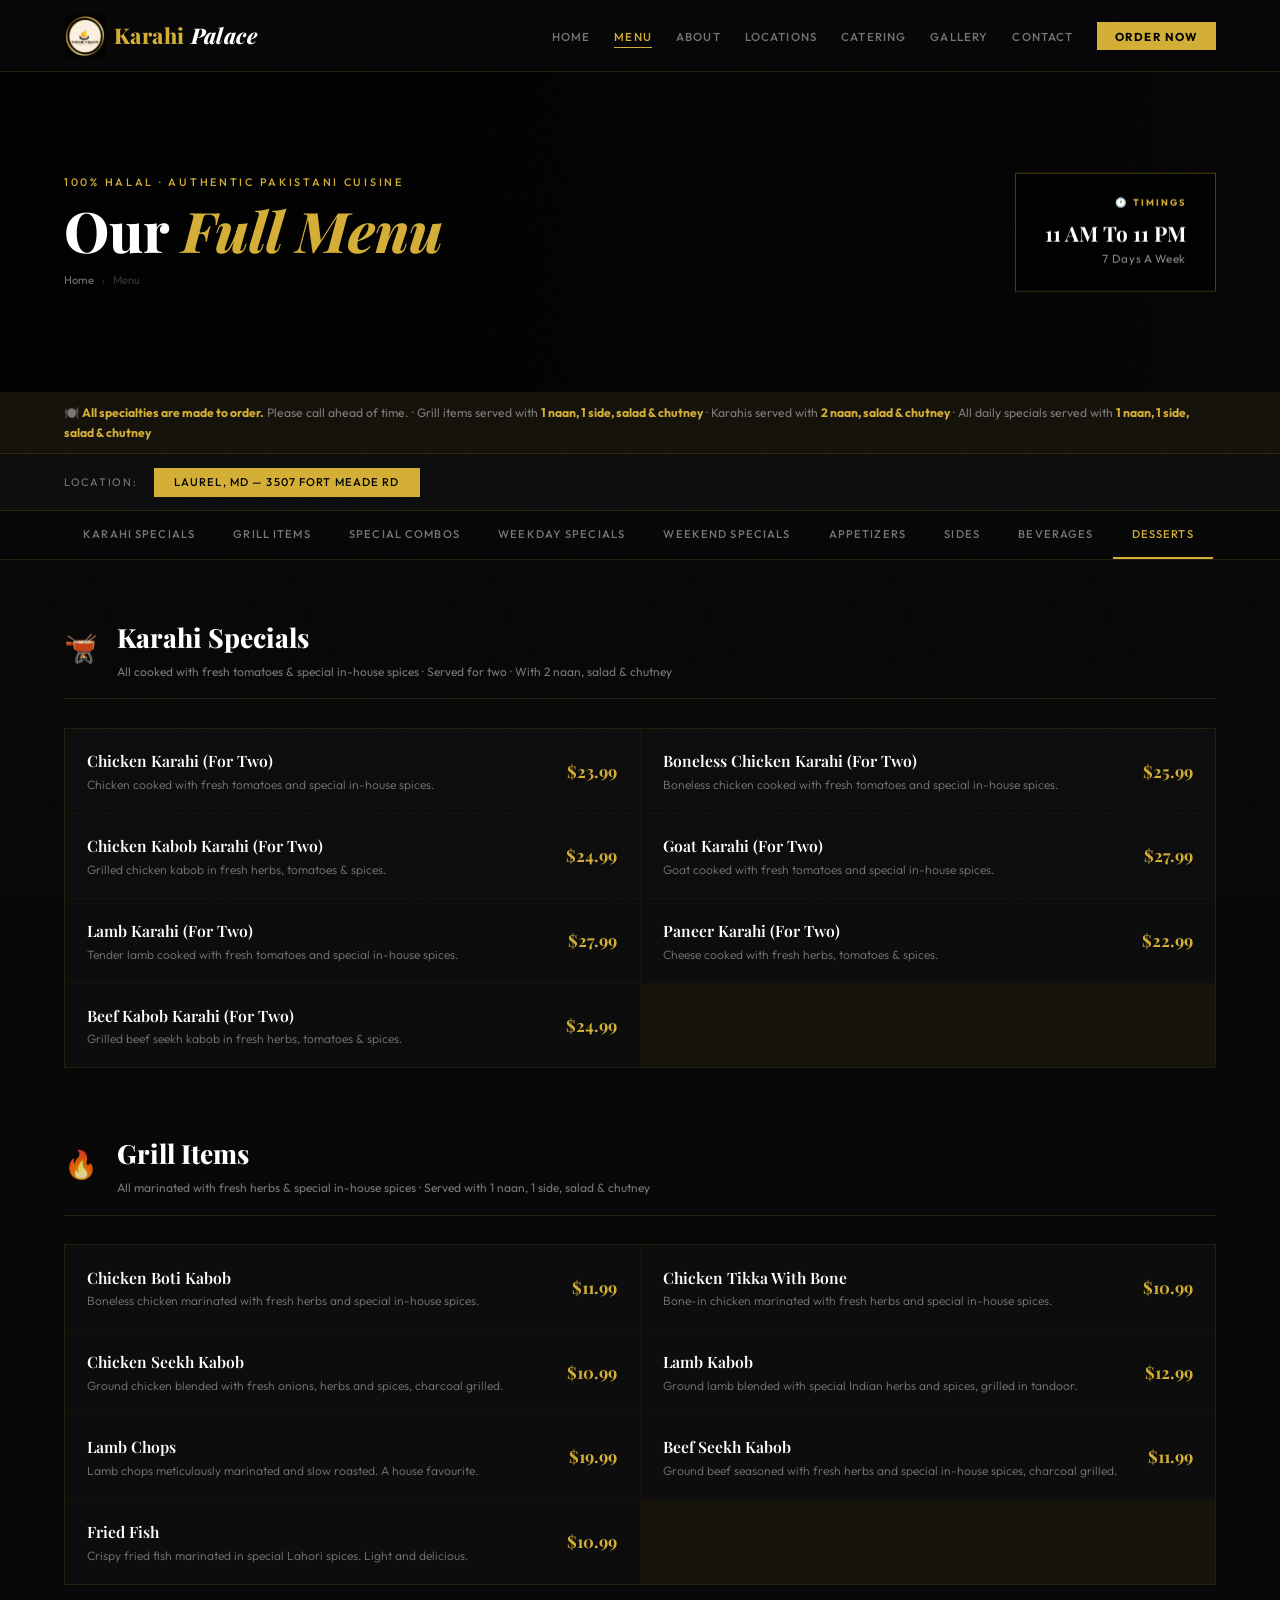
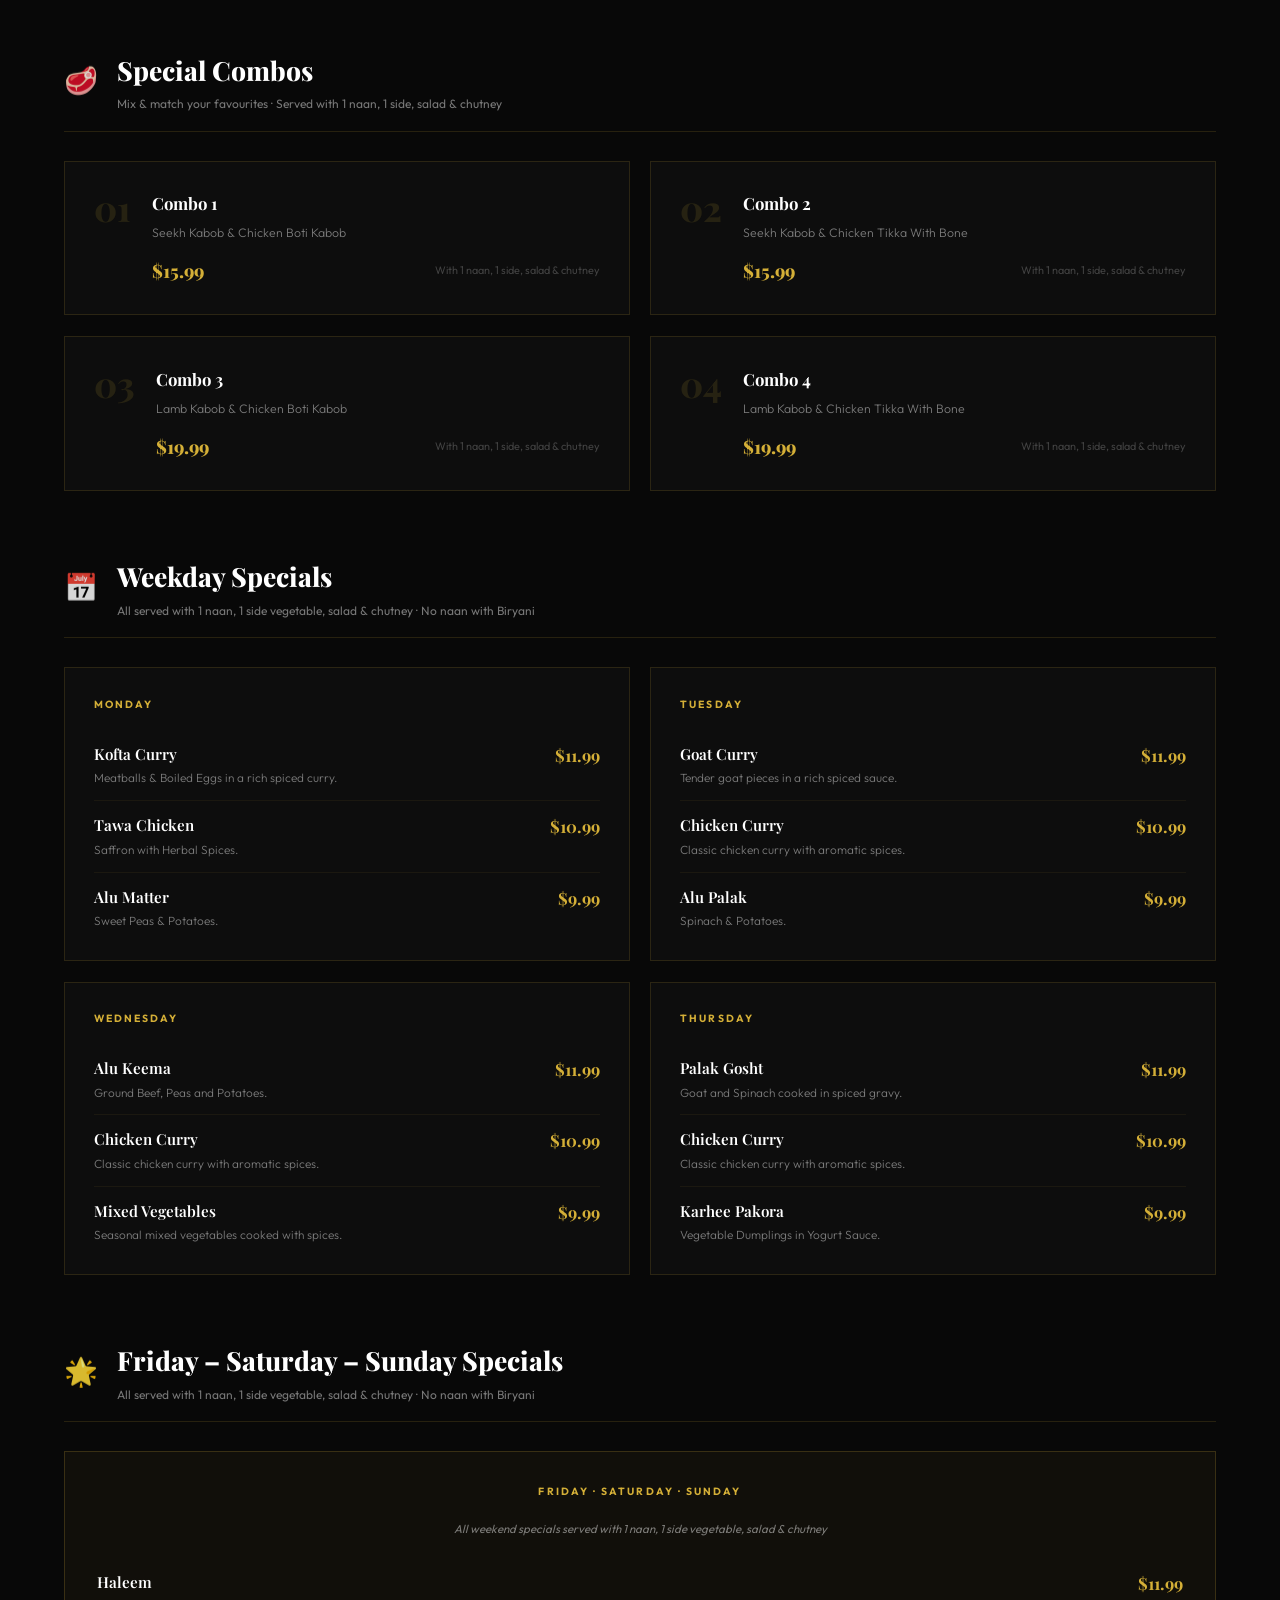
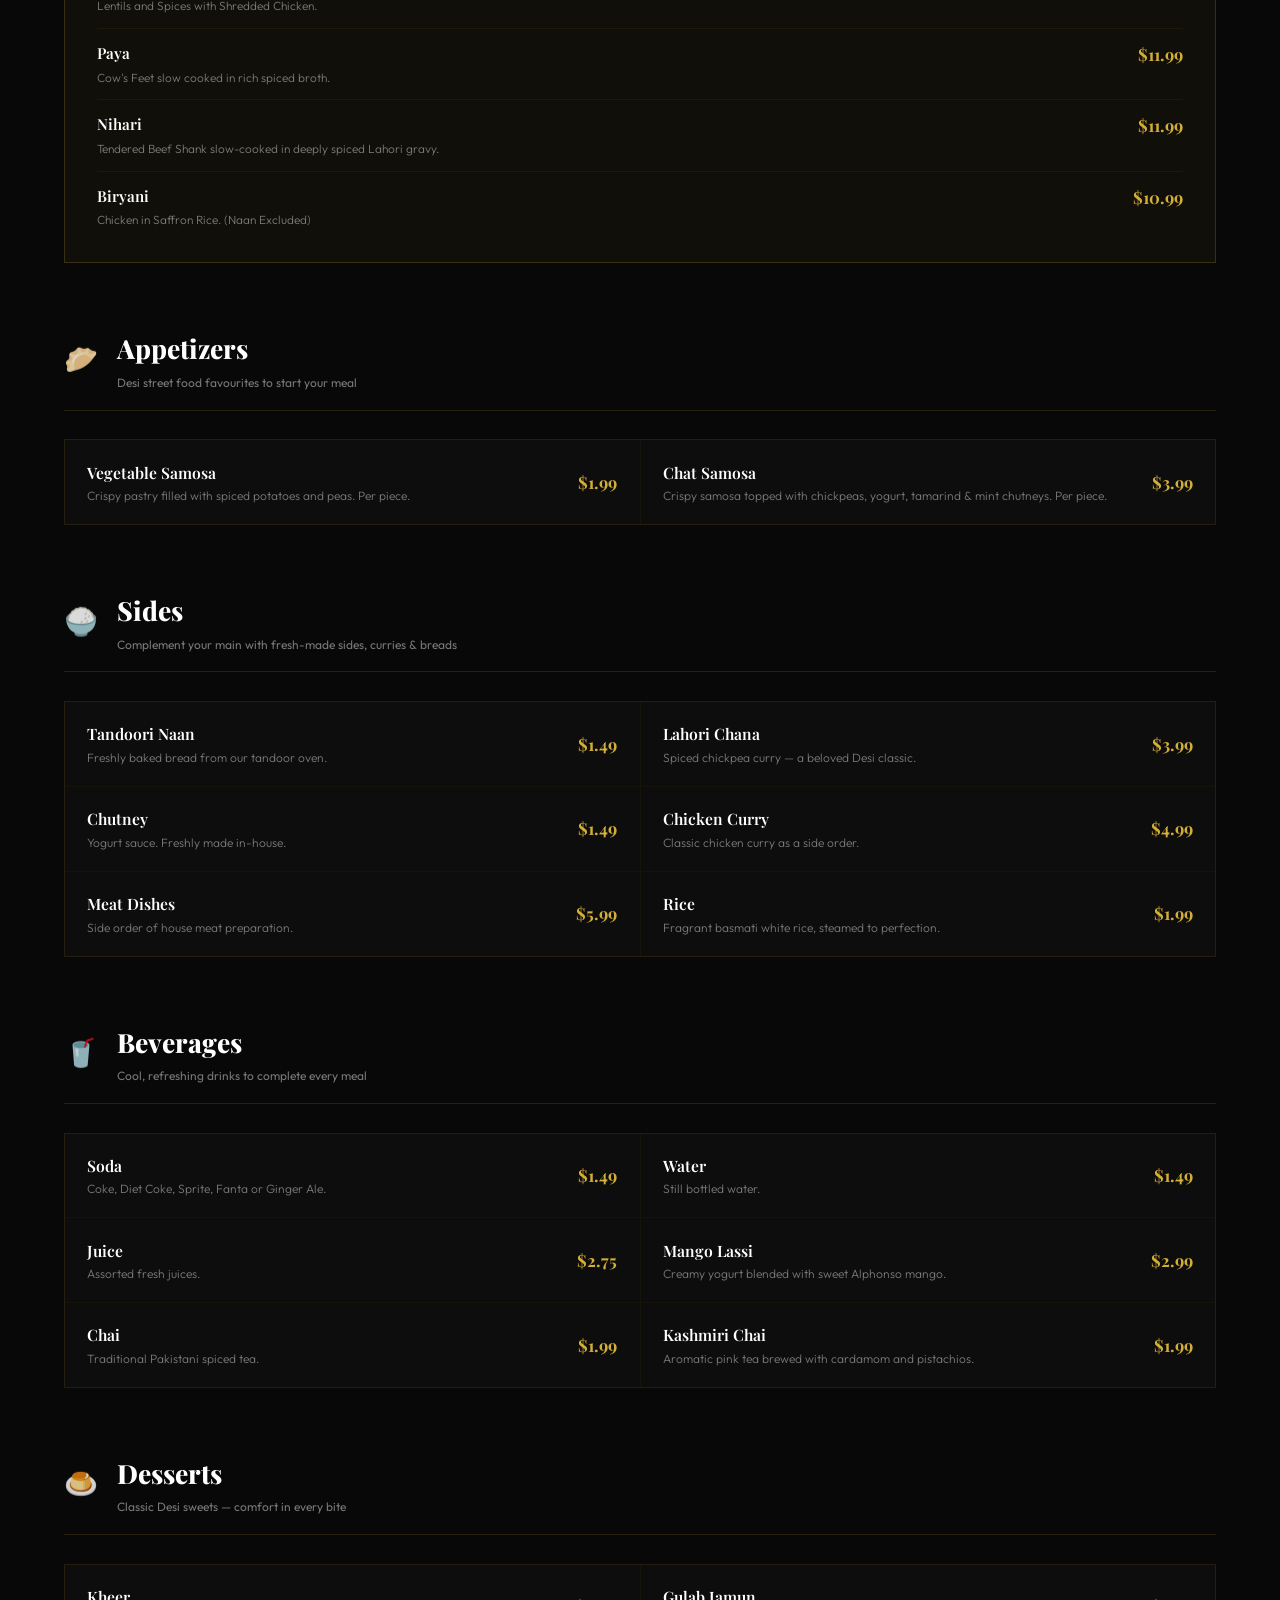
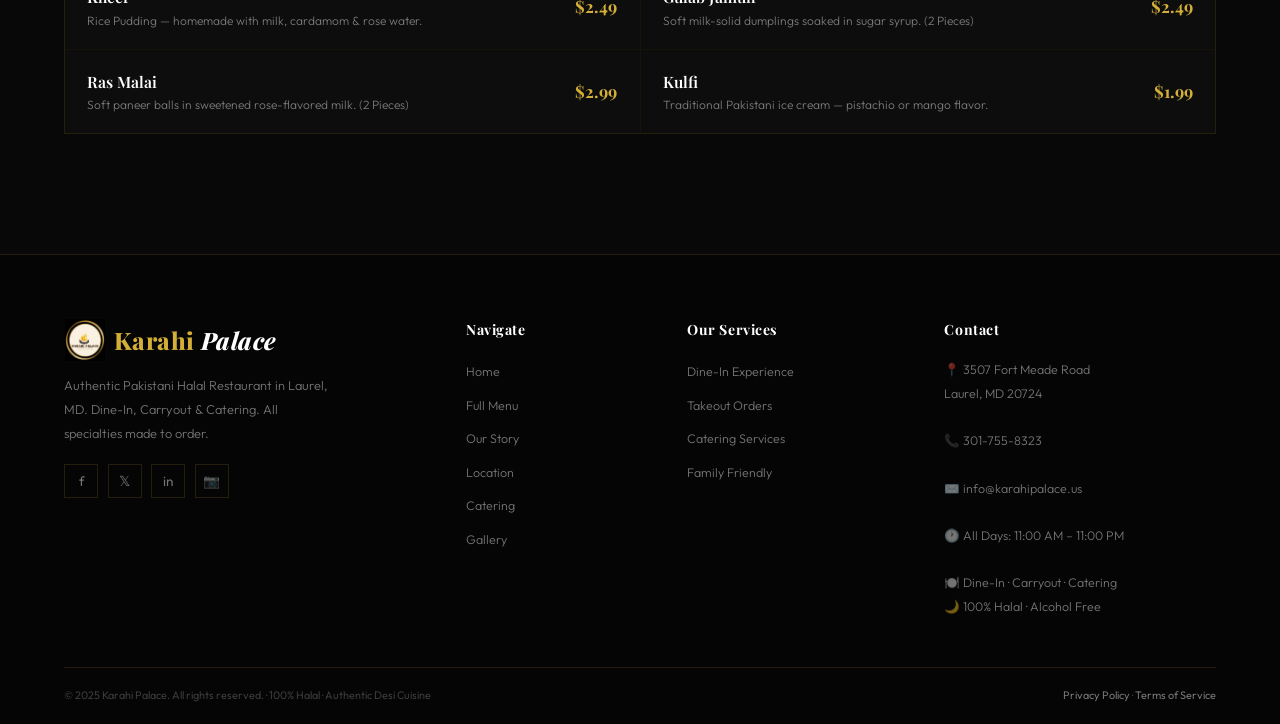
<file: menu.html>
<!DOCTYPE html>
<html lang="en">
<head>
<meta charset="UTF-8"/><meta name="viewport" content="width=device-width,initial-scale=1.0"/>
<link rel="icon" type="image/png" href="logo.png"/>
<title>Menu | Karahi Palace | Authentic Pakistani Cuisine · Laurel MD</title>
<link href="https://fonts.googleapis.com/css2?family=Playfair+Display:ital,wght@0,400;0,600;0,700;0,800;1,400;1,700&family=Cormorant+Garamond:ital,wght@0,300;0,400;0,600;1,400&family=Outfit:wght@300;400;500;600;700&display=swap" rel="stylesheet"/>
<link rel="stylesheet" href="shared.css"/>
<style>
.menu-hero-bg{background-image:url('https://images.unsplash.com/photo-1606491956689-2ea866880c84?w=1800&q=80')}
.notice-bar{background:rgba(212,175,55,.06);border-bottom:1px solid var(--border);padding:.7rem 5%;font-size:.76rem;color:var(--text-muted);font-family:'Outfit',sans-serif}
.notice-bar strong{color:var(--gold)}
/* Location pill */
.loc-switcher{background:#0d0d0d;border-bottom:1px solid var(--border);padding:.85rem 5%;display:flex;align-items:center;gap:1rem;flex-wrap:wrap}
.loc-label{font-size:.68rem;letter-spacing:.16em;text-transform:uppercase;color:var(--text-muted);font-family:'Outfit',sans-serif}
.loc-tab{background:transparent;border:1px solid rgba(212,175,55,.2);color:var(--text-muted);padding:.4rem 1.2rem;font-size:.7rem;letter-spacing:.1em;text-transform:uppercase;cursor:pointer;font-family:'Outfit',sans-serif;font-weight:500;transition:all .3s}
.loc-tab.active,.loc-tab:hover{background:var(--gold);border-color:var(--gold);color:#000}
/* Sticky category nav */
.cat-nav{position:sticky;top:var(--nav-h);z-index:99;background:rgba(8,8,8,.97);border-bottom:1px solid var(--border);display:flex;overflow-x:auto;scrollbar-width:none;padding:0 5%}
.cat-nav::-webkit-scrollbar{display:none}
.cat-btn{background:transparent;border:none;border-bottom:2px solid transparent;color:var(--text-muted);padding:1rem 1.2rem;font-size:.7rem;letter-spacing:.1em;text-transform:uppercase;cursor:pointer;font-family:'Outfit',sans-serif;font-weight:500;white-space:nowrap;transition:color .3s,border-color .3s}
.cat-btn:hover,.cat-btn.active{color:var(--gold);border-bottom-color:var(--gold)}
/* Menu body */
.menu-body{padding:3.5rem 5%;max-width:1350px;margin:0 auto}
/* Section */
.menu-sec{margin-bottom:4rem}
.menu-sec-hdr{display:flex;align-items:center;gap:1.2rem;margin-bottom:1.8rem;padding-bottom:1.1rem;border-bottom:1px solid var(--border)}
.menu-sec-icon{font-size:1.7rem;flex-shrink:0}
.menu-sec-title{font-family:'Playfair Display',serif;font-size:1.65rem;font-weight:800;color:#fff}
.menu-sec-sub{font-size:.75rem;color:var(--text-muted);font-family:'Outfit',sans-serif;margin-top:.2rem}
/* Card grid */
.cards-grid{display:grid;grid-template-columns:repeat(3,1fr);gap:1.3rem}
.m-card{background:var(--card-bg);border:1px solid rgba(212,175,55,.07);overflow:hidden;transition:border-color .35s,transform .35s,box-shadow .35s;display:flex;flex-direction:column}
.m-card:hover{border-color:rgba(212,175,55,.32);transform:translateY(-5px);box-shadow:0 24px 50px rgba(0,0,0,.55)}
.m-card-img-wrap{overflow:hidden;position:relative;flex-shrink:0}
.m-card-img{width:100%;height:195px;object-fit:cover;transition:transform .6s}
.m-card:hover .m-card-img{transform:scale(1.06)}
.m-card-tag{position:absolute;top:9px;left:9px;background:rgba(0,0,0,.78);border:1px solid var(--gold);padding:.18rem .55rem;font-size:.58rem;letter-spacing:.13em;text-transform:uppercase;color:var(--gold);font-family:'Outfit',sans-serif}
.m-card-pop{position:absolute;top:9px;right:9px;background:var(--gold);color:#000;padding:.18rem .55rem;font-size:.58rem;letter-spacing:.13em;text-transform:uppercase;font-family:'Outfit',sans-serif;font-weight:700}
.m-card-body{padding:1.2rem 1.4rem;flex:1;display:flex;flex-direction:column}
.m-card-name{font-family:'Playfair Display',serif;font-size:1.05rem;font-weight:700;color:#fff;margin-bottom:.4rem}
.m-card-desc{font-size:.77rem;color:rgba(255,255,255,.38);line-height:1.55;font-family:'Outfit',sans-serif;font-weight:300;flex:1;margin-bottom:.85rem}
.m-card-inc{font-size:.68rem;color:rgba(212,175,55,.68);font-family:'Outfit',sans-serif;font-style:italic;margin-bottom:.85rem}
.m-card-footer{display:flex;justify-content:space-between;align-items:center;border-top:1px solid rgba(212,175,55,.07);padding-top:.85rem}
.m-card-price{font-family:'Playfair Display',serif;font-size:1.1rem;font-weight:800;color:var(--gold)}
.m-card-spice{display:flex;gap:3px}
.sp{width:6px;height:6px;border-radius:50%;background:rgba(255,255,255,.09)}
.sp.on{background:#c0392b}
/* List grid (sides / beverages / desserts / starters) */
.list-grid{display:grid;grid-template-columns:repeat(2,1fr);gap:1px;background:rgba(212,175,55,.07);border:1px solid rgba(212,175,55,.07)}
.l-item{background:var(--card-bg);padding:1.2rem 1.4rem;display:flex;justify-content:space-between;align-items:center;gap:1rem;transition:background .3s}
.l-item:hover{background:#111}
.l-left{flex:1}
.l-name{font-family:'Playfair Display',serif;font-size:.98rem;font-weight:600;color:#fff;margin-bottom:.22rem}
.l-desc{font-size:.75rem;color:var(--text-muted);font-family:'Outfit',sans-serif;font-weight:300;line-height:1.4}
.l-price{font-family:'Playfair Display',serif;font-size:1.05rem;font-weight:700;color:var(--gold);white-space:nowrap;flex-shrink:0}
/* Specials grid */
.specials-grid{display:grid;grid-template-columns:repeat(2,1fr);gap:1.3rem}
.spec-block{background:var(--card-bg);border:1px solid var(--border);padding:1.8rem}
.spec-day-label{font-size:.65rem;letter-spacing:.2em;text-transform:uppercase;color:var(--gold);font-family:'Outfit',sans-serif;font-weight:700;margin-bottom:1rem;display:block}
.spec-item{display:flex;justify-content:space-between;align-items:flex-start;gap:1rem;padding:.75rem 0;border-bottom:1px solid rgba(212,175,55,.07)}
.spec-item:last-child{border-bottom:none;padding-bottom:0}
.spec-name{font-family:'Playfair Display',serif;font-size:.95rem;font-weight:600;color:#fff;margin-bottom:.2rem}
.spec-desc{font-size:.74rem;color:var(--text-muted);font-family:'Outfit',sans-serif;font-weight:300}
.spec-price{font-family:'Playfair Display',serif;font-size:1.05rem;font-weight:700;color:var(--gold);white-space:nowrap;flex-shrink:0}
/* Weekend specials */
.weekend-block{background:rgba(212,175,55,.04);border:1px solid rgba(212,175,55,.2);padding:2rem;margin-top:1.3rem}
.weekend-label{font-size:.65rem;letter-spacing:.2em;text-transform:uppercase;color:var(--gold);font-family:'Outfit',sans-serif;font-weight:700;margin-bottom:1.2rem;display:block;text-align:center}
.weekend-note{font-size:.72rem;color:var(--text-muted);font-family:'Outfit',sans-serif;text-align:center;margin-bottom:1.2rem;font-style:italic}
/* Combos */
.combo-grid{display:grid;grid-template-columns:repeat(2,1fr);gap:1.3rem}
.combo-card{background:var(--card-bg);border:1px solid var(--border);padding:1.8rem;display:flex;gap:1.3rem;align-items:flex-start;transition:border-color .3s}
.combo-card:hover{border-color:rgba(212,175,55,.38)}
.combo-num{font-family:'Playfair Display',serif;font-size:2.2rem;font-weight:800;color:rgba(212,175,55,.13);line-height:1;flex-shrink:0;min-width:2.2rem}
.combo-detail{flex:1}
.combo-name{font-family:'Playfair Display',serif;font-size:1.05rem;font-weight:700;color:#fff;margin-bottom:.35rem}
.combo-desc{font-size:.77rem;color:var(--text-muted);line-height:1.55;font-family:'Outfit',sans-serif;font-weight:300;margin-bottom:.9rem}
.combo-footer{display:flex;justify-content:space-between;align-items:center;flex-wrap:wrap;gap:.5rem}
.combo-price{font-family:'Playfair Display',serif;font-size:1.15rem;font-weight:800;color:var(--gold)}
.combo-note{font-size:.68rem;color:var(--text-dim);font-family:'Outfit',sans-serif}

/* Responsive */
@media(max-width:1024px){.cards-grid{grid-template-columns:repeat(2,1fr)}.specials-grid{grid-template-columns:1fr}}
@media(max-width:768px){
  .menu-body{padding:2.5rem 4%}
  .cards-grid{grid-template-columns:1fr}
  .list-grid{grid-template-columns:1fr}
  .combo-grid{grid-template-columns:1fr}
  .cat-nav{padding:0 4%}
  .hero-timings-box{display:none}
}
@media(max-width:480px){
  .menu-sec-title{font-size:1.3rem}
  .notice-bar{font-size:.7rem}
  .loc-switcher{padding:.7rem 4%}
}
/* Timings badge in hero */
.hero-timings-box{position:absolute;right:5%;top:50%;transform:translateY(-50%);z-index:5;text-align:right}
.hero-timings-inner{background:rgba(0,0,0,.72);border:1px solid rgba(212,175,55,.35);padding:1.4rem 1.8rem;backdrop-filter:blur(6px)}
.hero-timings-label{font-size:.58rem;letter-spacing:.22em;text-transform:uppercase;color:var(--gold);font-family:'Outfit',sans-serif;font-weight:700;display:block;margin-bottom:.6rem}
.hero-timings-time{font-family:'Playfair Display',serif;font-size:1.3rem;font-weight:700;color:#fff;display:block;line-height:1.2;margin-bottom:.25rem}
.hero-timings-days{font-size:.72rem;color:rgba(255,255,255,.55);font-family:'Outfit',sans-serif;display:block;letter-spacing:.06em}
</style>
</head>
<body>
<nav class="navbar" id="navbar">
  <a href="index.html" class="nav-logo" style="display:flex;align-items:center;gap:0;"><img src="logo.png" alt="Karahi Palace Logo" style="height:42px;width:42px;object-fit:contain;flex-shrink:0;margin-right:2px;">Karahi <em>Palace</em></a>
  <ul class="nav-links">
    <li><a href="index.html">Home</a></li><li><a href="menu.html" class="active">Menu</a></li>
    <li><a href="about.html">About</a></li><li><a href="locations.html">Locations</a></li>
    <li><a href="catering.html">Catering</a></li><li><a href="gallery.html">Gallery</a></li>
    <li><a href="contact.html">Contact</a></li>
    <li><a href="order.html" class="nav-order-btn">Order Now</a></li>
  </ul>
  <button class="hamburger" id="hamburger"><span></span><span></span><span></span></button>
</nav>
<div class="mobile-nav" id="mobileNav"><ul>
  <li><a href="index.html">Home</a></li><li><a href="menu.html">Menu</a></li>
  <li><a href="about.html">About</a></li><li><a href="locations.html">Locations</a></li>
  <li><a href="catering.html">Catering</a></li><li><a href="gallery.html">Gallery</a></li>
  <li><a href="order.html" class="mobile-order">Order Now</a></li>
</ul></div>

<div class="page-hero">
  <div class="page-hero-bg menu-hero-bg"></div>
  <div class="page-hero-overlay"></div>
  <div class="page-hero-content">
    <span class="eyebrow-center">100% Halal · Authentic Pakistani Cuisine</span>
    <h1>Our <em>Full Menu</em></h1>
    <nav class="page-breadcrumb"><a href="index.html">Home</a><span>›</span><span>Menu</span></nav>
  </div>
  <!-- Timings badge — right side of hero -->
  <div class="hero-timings-box">
    <div class="hero-timings-inner">
      <span class="hero-timings-label">🕐 Timings</span>
      <span class="hero-timings-time">11 AM To 11 PM</span>
      <span class="hero-timings-days">7 Days A Week</span>
    </div>
  </div>
</div>

<div class="notice-bar">🍽️ <strong>All specialties are made to order.</strong> Please call ahead of time. · Grill items served with <strong>1 naan, 1 side, salad & chutney</strong> · Karahis served with <strong>2 naan, salad & chutney</strong> · All daily specials served with <strong>1 naan, 1 side, salad & chutney</strong></div>

<div class="loc-switcher">
  <span class="loc-label">Location:</span>
  <button class="loc-tab active">Laurel, MD — 3507 Fort Meade Rd</button>
</div>

<!-- STICKY CAT NAV -->
<nav class="cat-nav" id="catNav">
  <button class="cat-btn active" data-sec="karahi">Karahi Specials</button>
  <button class="cat-btn" data-sec="grill">Grill Items</button>
  <button class="cat-btn" data-sec="combos">Special Combos</button>
  <button class="cat-btn" data-sec="weekday">Weekday Specials</button>
  <button class="cat-btn" data-sec="weekend">Weekend Specials</button>
  <button class="cat-btn" data-sec="starters">Appetizers</button>
  <button class="cat-btn" data-sec="sides">Sides</button>
  <button class="cat-btn" data-sec="beverages">Beverages</button>
  <button class="cat-btn" data-sec="desserts">Desserts</button>
</nav>

<div class="menu-body">

<!-- KARAHI SPECIALS -->
<div class="menu-sec reveal" id="karahi">
  <div class="menu-sec-hdr"><span class="menu-sec-icon">🫕</span><div><div class="menu-sec-title">Karahi Specials</div><div class="menu-sec-sub">All cooked with fresh tomatoes & special in-house spices · Served for two · With 2 naan, salad & chutney</div></div></div>
  <div class="list-grid" id="karahiGrid"></div>
</div>

<!-- GRILL ITEMS -->
<div class="menu-sec reveal" id="grill">
  <div class="menu-sec-hdr"><span class="menu-sec-icon">🔥</span><div><div class="menu-sec-title">Grill Items</div><div class="menu-sec-sub">All marinated with fresh herbs & special in-house spices · Served with 1 naan, 1 side, salad & chutney</div></div></div>
  <div class="list-grid" id="grillGrid"></div>
</div>

<!-- SPECIAL COMBOS -->
<div class="menu-sec reveal" id="combos">
  <div class="menu-sec-hdr"><span class="menu-sec-icon">🥩</span><div><div class="menu-sec-title">Special Combos</div><div class="menu-sec-sub">Mix & match your favourites · Served with 1 naan, 1 side, salad & chutney</div></div></div>
  <div class="combo-grid" id="combosGrid"></div>
</div>

<!-- WEEKDAY SPECIALS -->
<div class="menu-sec reveal" id="weekday">
  <div class="menu-sec-hdr"><span class="menu-sec-icon">📅</span><div><div class="menu-sec-title">Weekday Specials</div><div class="menu-sec-sub">All served with 1 naan, 1 side vegetable, salad & chutney · No naan with Biryani</div></div></div>
  <div class="specials-grid" id="weekdayGrid"></div>
</div>

<!-- WEEKEND SPECIALS -->
<div class="menu-sec reveal" id="weekend">
  <div class="menu-sec-hdr"><span class="menu-sec-icon">🌟</span><div><div class="menu-sec-title">Friday – Saturday – Sunday Specials</div><div class="menu-sec-sub">All served with 1 naan, 1 side vegetable, salad & chutney · No naan with Biryani</div></div></div>
  <div class="weekend-block">
    <span class="weekend-label">Friday · Saturday · Sunday</span>
    <div class="weekend-note">All weekend specials served with 1 naan, 1 side vegetable, salad & chutney</div>
    <div id="weekendGrid"></div>
  </div>
</div>

<!-- APPETIZERS -->
<div class="menu-sec reveal" id="starters">
  <div class="menu-sec-hdr"><span class="menu-sec-icon">🥟</span><div><div class="menu-sec-title">Appetizers</div><div class="menu-sec-sub">Desi street food favourites to start your meal</div></div></div>
  <div class="list-grid" id="startersGrid"></div>
</div>

<!-- SIDES -->
<div class="menu-sec reveal" id="sides">
  <div class="menu-sec-hdr"><span class="menu-sec-icon">🍚</span><div><div class="menu-sec-title">Sides</div><div class="menu-sec-sub">Complement your main with fresh-made sides, curries & breads</div></div></div>
  <div class="list-grid" id="sidesGrid"></div>
</div>

<!-- BEVERAGES -->
<div class="menu-sec reveal" id="beverages">
  <div class="menu-sec-hdr"><span class="menu-sec-icon">🥤</span><div><div class="menu-sec-title">Beverages</div><div class="menu-sec-sub">Cool, refreshing drinks to complete every meal</div></div></div>
  <div class="list-grid" id="beveragesGrid"></div>
</div>

<!-- DESSERTS -->
<div class="menu-sec reveal" id="desserts">
  <div class="menu-sec-hdr"><span class="menu-sec-icon">🍮</span><div><div class="menu-sec-title">Desserts</div><div class="menu-sec-sub">Classic Desi sweets — comfort in every bite</div></div></div>
  <div class="list-grid" id="dessertsGrid"></div>
</div>

</div><!-- /menu-body -->

<div id="site-footer"></div>

<script src="shared.js"></script>
<script>
/* ───────────────────────────────────────────
   COMPLETE MENU DATA — exact from PDF
─────────────────────────────────────────── */

// KARAHI SPECIALS
const karahis = [
  {name:'Chicken Karahi (For Two)',desc:'Chicken cooked with fresh tomatoes and special in-house spices.',price:'$23.99'},
  {name:'Boneless Chicken Karahi (For Two)',desc:'Boneless chicken cooked with fresh tomatoes and special in-house spices.',price:'$25.99'},
  {name:'Chicken Kabob Karahi (For Two)',desc:'Grilled chicken kabob in fresh herbs, tomatoes & spices.',price:'$24.99'},
  {name:'Goat Karahi (For Two)',desc:'Goat cooked with fresh tomatoes and special in-house spices.',price:'$27.99'},
  {name:'Lamb Karahi (For Two)',desc:'Tender lamb cooked with fresh tomatoes and special in-house spices.',price:'$27.99'},
  {name:'Paneer Karahi (For Two)',desc:'Cheese cooked with fresh herbs, tomatoes & spices.',price:'$22.99'},
  {name:'Beef Kabob Karahi (For Two)',desc:'Grilled beef seekh kabob in fresh herbs, tomatoes & spices.',price:'$24.99'},
];

// GRILL ITEMS
const grills = [
  {name:'Chicken Boti Kabob',desc:'Boneless chicken marinated with fresh herbs and special in-house spices.',price:'$11.99'},
  {name:'Chicken Tikka With Bone',desc:'Bone-in chicken marinated with fresh herbs and special in-house spices.',price:'$10.99'},
  {name:'Chicken Seekh Kabob',desc:'Ground chicken blended with fresh onions, herbs and spices, charcoal grilled.',price:'$10.99'},
  {name:'Lamb Kabob',desc:'Ground lamb blended with special Indian herbs and spices, grilled in tandoor.',price:'$12.99'},
  {name:'Lamb Chops',desc:'Lamb chops meticulously marinated and slow roasted. A house favourite.',price:'$19.99'},
  {name:'Beef Seekh Kabob',desc:'Ground beef seasoned with fresh herbs and special in-house spices, charcoal grilled.',price:'$11.99'},
  {name:'Fried Fish',desc:'Crispy fried fish marinated in special Lahori spices. Light and delicious.',price:'$10.99'},
];

// SPECIAL COMBOS
const combos = [
  {num:'01',name:'Combo 1',desc:'Seekh Kabob & Chicken Boti Kabob',price:'$15.99',note:'With 1 naan, 1 side, salad & chutney'},
  {num:'02',name:'Combo 2',desc:'Seekh Kabob & Chicken Tikka With Bone',price:'$15.99',note:'With 1 naan, 1 side, salad & chutney'},
  {num:'03',name:'Combo 3',desc:'Lamb Kabob & Chicken Boti Kabob',price:'$19.99',note:'With 1 naan, 1 side, salad & chutney'},
  {num:'04',name:'Combo 4',desc:'Lamb Kabob & Chicken Tikka With Bone',price:'$19.99',note:'With 1 naan, 1 side, salad & chutney'},
];

// WEEKDAY SPECIALS (Mon–Thu)
const weekdays = [
  {day:'Monday',items:[
    {name:'Kofta Curry',desc:'Meatballs & Boiled Eggs in a rich spiced curry.',price:'$11.99'},
    {name:'Tawa Chicken',desc:'Saffron with Herbal Spices.',price:'$10.99'},
    {name:'Alu Matter',desc:'Sweet Peas & Potatoes.',price:'$9.99'},
  ]},
  {day:'Tuesday',items:[
    {name:'Goat Curry',desc:'Tender goat pieces in a rich spiced sauce.',price:'$11.99'},
    {name:'Chicken Curry',desc:'Classic chicken curry with aromatic spices.',price:'$10.99'},
    {name:'Alu Palak',desc:'Spinach & Potatoes.',price:'$9.99'},
  ]},
  {day:'Wednesday',items:[
    {name:'Alu Keema',desc:'Ground Beef, Peas and Potatoes.',price:'$11.99'},
    {name:'Chicken Curry',desc:'Classic chicken curry with aromatic spices.',price:'$10.99'},
    {name:'Mixed Vegetables',desc:'Seasonal mixed vegetables cooked with spices.',price:'$9.99'},
  ]},
  {day:'Thursday',items:[
    {name:'Palak Gosht',desc:'Goat and Spinach cooked in spiced gravy.',price:'$11.99'},
    {name:'Chicken Curry',desc:'Classic chicken curry with aromatic spices.',price:'$10.99'},
    {name:'Karhee Pakora',desc:'Vegetable Dumplings in Yogurt Sauce.',price:'$9.99'},
  ]},
];

// WEEKEND SPECIALS (Fri–Sun)
const weekends = [
  {name:'Haleem',desc:'Lentils and Spices with Shredded Chicken.',price:'$11.99'},
  {name:'Paya',desc:"Cow's Feet slow cooked in rich spiced broth.",price:'$11.99'},
  {name:'Nihari',desc:'Tendered Beef Shank slow-cooked in deeply spiced Lahori gravy.',price:'$11.99'},
  {name:'Biryani',desc:'Chicken in Saffron Rice. (Naan Excluded)',price:'$10.99'},
];

// APPETIZERS
const starters = [
  {name:'Vegetable Samosa',desc:'Crispy pastry filled with spiced potatoes and peas. Per piece.',price:'$1.99'},
  {name:'Chat Samosa',desc:'Crispy samosa topped with chickpeas, yogurt, tamarind & mint chutneys. Per piece.',price:'$3.99'},
];

// SIDES
const sides = [
  {name:'Tandoori Naan',desc:'Freshly baked bread from our tandoor oven.',price:'$1.49'},
  {name:'Lahori Chana',desc:'Spiced chickpea curry — a beloved Desi classic.',price:'$3.99'},
  {name:'Chutney',desc:'Yogurt sauce. Freshly made in-house.',price:'$1.49'},
  {name:'Chicken Curry',desc:'Classic chicken curry as a side order.',price:'$4.99'},
  {name:'Meat Dishes',desc:'Side order of house meat preparation.',price:'$5.99'},
  {name:'Rice',desc:'Fragrant basmati white rice, steamed to perfection.',price:'$1.99'},
];

// BEVERAGES
const beverages = [
  {name:'Soda',desc:'Coke, Diet Coke, Sprite, Fanta or Ginger Ale.',price:'$1.49'},
  {name:'Water',desc:'Still bottled water.',price:'$1.49'},
  {name:'Juice',desc:'Assorted fresh juices.',price:'$2.75'},
  {name:'Mango Lassi',desc:'Creamy yogurt blended with sweet Alphonso mango.',price:'$2.99'},
  {name:'Chai',desc:'Traditional Pakistani spiced tea.',price:'$1.99'},
  {name:'Kashmiri Chai',desc:'Aromatic pink tea brewed with cardamom and pistachios.',price:'$1.99'},
];

// DESSERTS
const desserts = [
  {name:'Kheer',desc:'Rice Pudding — homemade with milk, cardamom & rose water.',price:'$2.49'},
  {name:'Gulab Jamun',desc:'Soft milk-solid dumplings soaked in sugar syrup. (2 Pieces)',price:'$2.49'},
  {name:'Ras Malai',desc:'Soft paneer balls in sweetened rose-flavored milk. (2 Pieces)',price:'$2.99'},
  {name:'Kulfi',desc:'Traditional Pakistani ice cream — pistachio or mango flavor.',price:'$1.99'},
];

/* ── RENDER HELPERS ── */
function sp(n){return[1,2,3].map(i=>`<div class="sp${i<=n?' on':''}"></div>`).join('')}

function cardHtml(d){
  return`<div class="m-card">
    <div class="m-card-img-wrap">
      <img class="m-card-img" src="${d.img}" alt="${d.name}" loading="lazy"/>
      <span class="m-card-tag">Halal</span>
      ${d.popular?'<span class="m-card-pop">Popular</span>':''}
    </div>
    <div class="m-card-body">
      <div class="m-card-name">${d.name}${d.note?` <span style="font-size:.7rem;color:var(--text-muted);font-weight:400;font-style:italic">(${d.note})</span>`:''}
      </div>
      <div class="m-card-desc">${d.desc}</div>
      <div class="m-card-footer">
        <span class="m-card-price">${d.price}</span>
        <div class="m-card-spice">${sp(d.spice||1)}</div>
      </div>
    </div>
  </div>`;
}

function listHtml(d){
  return`<div class="l-item">
    <div class="l-left"><div class="l-name">${d.name}</div><div class="l-desc">${d.desc}</div></div>
    <span class="l-price">${d.price}</span>
  </div>`;
}

function comboHtml(d){
  return`<div class="combo-card">
    <div class="combo-num">${d.num}</div>
    <div class="combo-detail">
      <div class="combo-name">${d.name}</div>
      <div class="combo-desc">${d.desc}</div>
      <div class="combo-footer">
        <span class="combo-price">${d.price}</span>
        <span class="combo-note">${d.note}</span>
      </div>
    </div>
  </div>`;
}

function weekdayHtml(d){
  return`<div class="spec-block">
    <span class="spec-day-label">${d.day}</span>
    ${d.items.map(it=>`
      <div class="spec-item">
        <div><div class="spec-name">${it.name}</div><div class="spec-desc">${it.desc}</div></div>
        <span class="spec-price">${it.price}</span>
      </div>`).join('')}
  </div>`;
}

function weekendHtml(d){
  return`<div class="spec-item">
    <div><div class="spec-name">${d.name}</div><div class="spec-desc">${d.desc}</div></div>
    <span class="spec-price">${d.price}</span>
  </div>`;
}

// Render all sections
document.getElementById('karahiGrid').innerHTML   = karahis.map(listHtml).join('');
document.getElementById('grillGrid').innerHTML    = grills.map(listHtml).join('');
document.getElementById('combosGrid').innerHTML   = combos.map(comboHtml).join('');
document.getElementById('weekdayGrid').innerHTML  = weekdays.map(weekdayHtml).join('');
document.getElementById('weekendGrid').innerHTML  = weekends.map(weekendHtml).join('');
document.getElementById('startersGrid').innerHTML = starters.map(listHtml).join('');
document.getElementById('sidesGrid').innerHTML    = sides.map(listHtml).join('');
document.getElementById('beveragesGrid').innerHTML= beverages.map(listHtml).join('');
document.getElementById('dessertsGrid').innerHTML = desserts.map(listHtml).join('');

// Sticky nav highlight on scroll
const sections=['karahi','grill','combos','weekday','weekend','starters','sides','beverages','desserts'];
window.addEventListener('scroll',()=>{
  sections.forEach((id,i)=>{
    const el=document.getElementById(id);
    if(!el) return;
    const rect=el.getBoundingClientRect();
    const navH=(parseInt(getComputedStyle(document.documentElement).getPropertyValue('--nav-h'))||72)+48;
    if(rect.top<=navH+80 && rect.bottom>navH){
      document.querySelectorAll('.cat-btn').forEach((b,j)=>b.classList.toggle('active',i===j));
    }
  });
},{ passive:true });

// Cat nav click scroll
document.querySelectorAll('.cat-btn').forEach(btn=>{
  btn.addEventListener('click',()=>{
    const el=document.getElementById(btn.dataset.sec);
    if(!el) return;
    const navH=(parseInt(getComputedStyle(document.documentElement).getPropertyValue('--nav-h'))||72)+52;
    window.scrollTo({top:el.offsetTop-navH,behavior:'smooth'});
  });
});
</script>
</body>
</html>
</file>
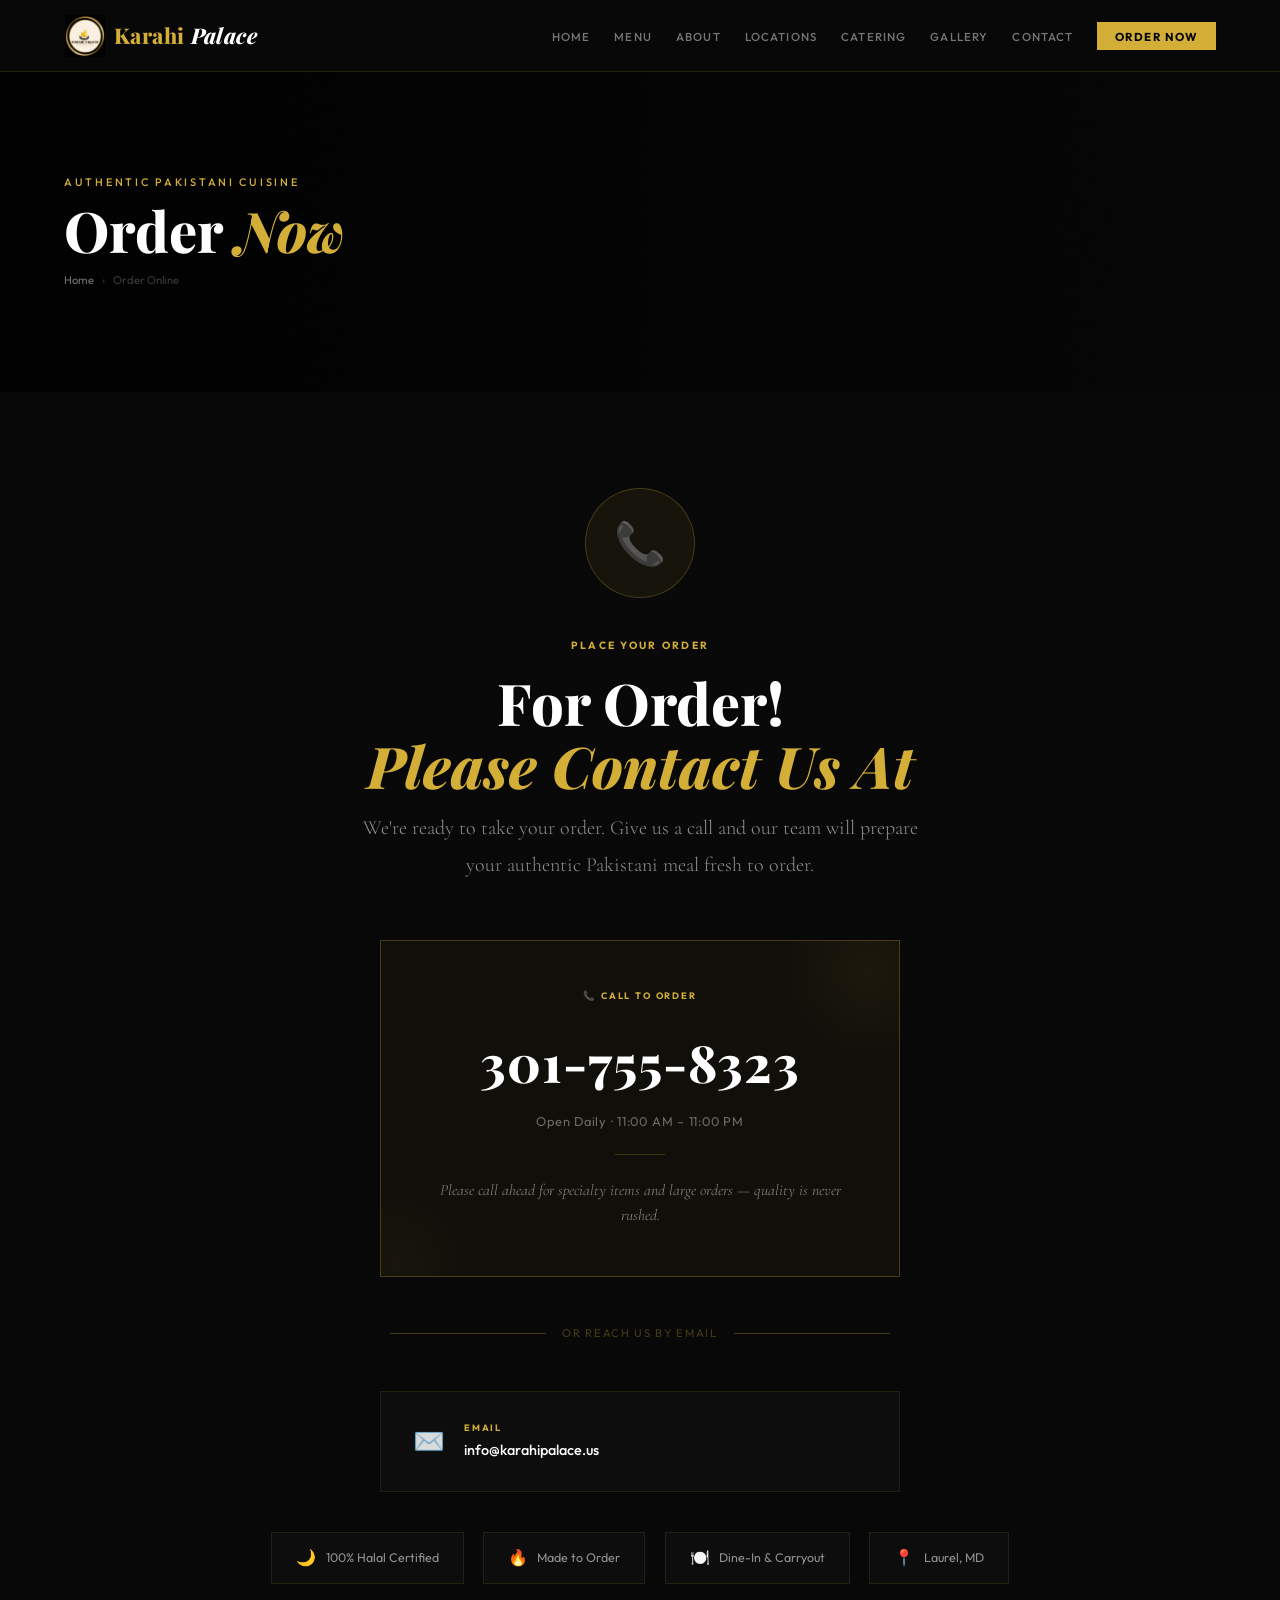
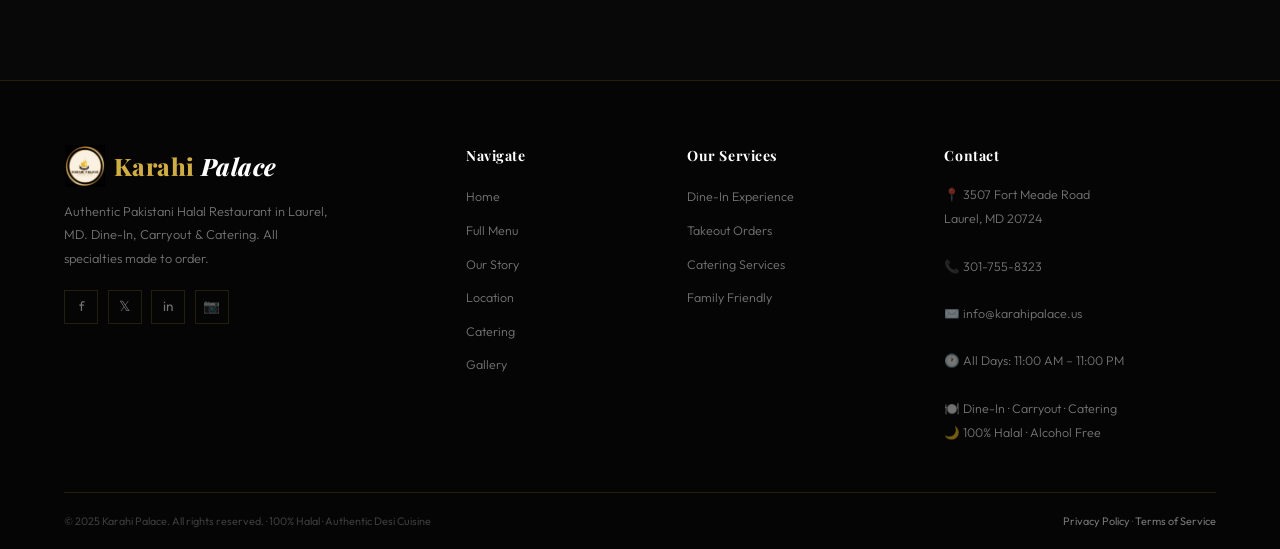
<file: order.html>
<!DOCTYPE html>
<html lang="en">
<head>
<meta charset="UTF-8"/><meta name="viewport" content="width=device-width,initial-scale=1.0"/>
<link rel="icon" type="image/png" href="logo.png"/>
<title>Order Online | Karahi Palace | Laurel, MD</title>
<link href="https://fonts.googleapis.com/css2?family=Playfair+Display:ital,wght@0,400;0,600;0,700;0,800;1,400;1,700&family=Cormorant+Garamond:ital,wght@0,300;0,400;0,600;1,400&family=Outfit:wght@300;400;500;600;700&display=swap" rel="stylesheet"/>
<link rel="stylesheet" href="shared.css"/>
<style>
.order-hero-bg{background-image:url('https://images.unsplash.com/photo-1603894584373-5ac82b2ae398?w=1800&q=80')}

.order-section{padding:6rem 5%;background:var(--black);min-height:70vh;display:flex;align-items:center}
.order-inner{max-width:860px;margin:0 auto;text-align:center}

.order-icon-ring{
  width:110px;height:110px;border-radius:50%;
  background:rgba(212,175,55,.07);border:1px solid rgba(212,175,55,.25);
  display:flex;align-items:center;justify-content:center;
  font-size:2.6rem;margin:0 auto 2.5rem;
  animation:breathe 4s ease-in-out infinite;
}
@keyframes breathe{0%,100%{transform:scale(1);box-shadow:0 0 0 0 rgba(212,175,55,.0)}50%{transform:scale(1.05);box-shadow:0 0 0 18px rgba(212,175,55,.06)}}

.order-label{font-size:.65rem;letter-spacing:.22em;text-transform:uppercase;color:var(--gold);font-family:'Outfit',sans-serif;font-weight:700;display:block;margin-bottom:1rem}

.order-heading{font-family:'Playfair Display',serif;font-size:clamp(2.2rem,5vw,3.6rem);font-weight:800;color:#fff;line-height:1.1;margin-bottom:.8rem}
.order-heading em{color:var(--gold);font-style:italic;display:block}

.order-sub{font-family:'Cormorant Garamond',serif;font-size:clamp(1.05rem,2vw,1.25rem);color:rgba(255,255,255,.55);line-height:1.85;max-width:560px;margin:0 auto 3.5rem;font-weight:300}

/* Big phone card */
.order-contact-card{
  background:rgba(212,175,55,.04);
  border:1px solid rgba(212,175,55,.28);
  padding:3rem 2.5rem;
  max-width:520px;margin:0 auto 2rem;
  position:relative;overflow:hidden;
}
.order-contact-card::before{
  content:'';position:absolute;top:-60px;right:-60px;
  width:180px;height:180px;border-radius:50%;
  background:radial-gradient(circle,rgba(212,175,55,.06) 0%,transparent 70%);
  pointer-events:none;
}
.order-contact-card::after{
  content:'';position:absolute;bottom:-60px;left:-60px;
  width:150px;height:150px;border-radius:50%;
  background:radial-gradient(circle,rgba(212,175,55,.04) 0%,transparent 70%);
  pointer-events:none;
}

.oc-tag{font-size:.58rem;letter-spacing:.2em;text-transform:uppercase;color:var(--gold);font-family:'Outfit',sans-serif;font-weight:700;margin-bottom:1.1rem;display:block}
.oc-phone{font-family:'Playfair Display',serif;font-size:clamp(2rem,6vw,3.2rem);font-weight:800;color:#fff;letter-spacing:.02em;display:block;margin-bottom:.5rem;text-decoration:none;transition:color .3s}
.oc-phone:hover{color:var(--gold)}
.oc-hours{font-family:'Outfit',sans-serif;font-size:.8rem;color:rgba(255,255,255,.38);letter-spacing:.06em}
.oc-divider{width:50px;height:1px;background:rgba(212,175,55,.25);margin:1.4rem auto}
.oc-note{font-family:'Cormorant Garamond',serif;font-size:.98rem;color:rgba(255,255,255,.45);font-style:italic;line-height:1.6}

/* Info row */
.order-info-row{display:flex;gap:1.2rem;justify-content:center;flex-wrap:wrap;margin-top:2.5rem}
.order-info-pill{background:var(--card-bg);border:1px solid rgba(212,175,55,.12);padding:.75rem 1.5rem;display:flex;align-items:center;gap:.6rem;font-family:'Outfit',sans-serif;font-size:.78rem;color:rgba(255,255,255,.55)}
.order-info-pill span{color:var(--gold);font-size:1rem}

/* Divider line */
.order-divider-line{display:flex;align-items:center;gap:1rem;max-width:500px;margin:3rem auto;opacity:.3}
.order-divider-line::before,.order-divider-line::after{content:'';flex:1;height:1px;background:var(--gold)}
.order-divider-line i{color:var(--gold);font-style:normal;font-size:.7rem;letter-spacing:.15em;text-transform:uppercase;font-family:'Outfit',sans-serif;white-space:nowrap}

/* Email card */
.order-email-card{background:var(--card-bg);border:1px solid rgba(212,175,55,.1);padding:1.8rem 2rem;max-width:520px;margin:0 auto;display:flex;align-items:center;gap:1.2rem;text-align:left;transition:border-color .3s}
.order-email-card:hover{border-color:rgba(212,175,55,.3)}
.oe-icon{font-size:1.6rem;flex-shrink:0}
.oe-label{font-size:.58rem;letter-spacing:.18em;text-transform:uppercase;color:var(--gold);font-family:'Outfit',sans-serif;font-weight:700;display:block;margin-bottom:.25rem}
.oe-val{font-family:'Outfit',sans-serif;font-size:.9rem;color:#fff;font-weight:500}
.oe-val a{color:#fff;text-decoration:none;transition:color .3s}
.oe-val a:hover{color:var(--gold)}

@media(max-width:600px){
  .order-contact-card{padding:2rem 1.4rem}
  .order-info-row{gap:.7rem}
  .order-info-pill{font-size:.7rem;padding:.6rem 1rem}
  .order-email-card{flex-direction:column;text-align:center}
}
</style>
</head>
<body>

<nav class="navbar" id="navbar">
  <a href="index.html" class="nav-logo" style="display:flex;align-items:center;gap:0;"><img src="logo.png" alt="Karahi Palace Logo" style="height:42px;width:42px;object-fit:contain;flex-shrink:0;margin-right:2px;">Karahi <em>Palace</em></a>
  <ul class="nav-links">
    <li><a href="index.html">Home</a></li>
    <li><a href="menu.html">Menu</a></li>
    <li><a href="about.html">About</a></li>
    <li><a href="locations.html">Locations</a></li>
    <li><a href="catering.html">Catering</a></li>
    <li><a href="gallery.html">Gallery</a></li>
    <li><a href="contact.html">Contact</a></li>
    <li><a href="order.html" class="nav-order-btn active">Order Now</a></li>
  </ul>
  <button class="hamburger" id="hamburger" aria-label="Open menu"><span></span><span></span><span></span></button>
</nav>
<div class="mobile-nav" id="mobileNav"><ul>
  <li><a href="index.html">Home</a></li><li><a href="menu.html">Menu</a></li>
  <li><a href="about.html">About</a></li><li><a href="locations.html">Locations</a></li>
  <li><a href="catering.html">Catering</a></li><li><a href="gallery.html">Gallery</a></li>
  <li><a href="contact.html">Contact</a></li>
  <li><a href="order.html" class="mobile-order">Order Now</a></li>
</ul></div>

<div class="page-hero">
  <div class="page-hero-bg order-hero-bg"></div>
  <div class="page-hero-overlay"></div>
  <div class="page-hero-content">
    <span class="eyebrow-center">Authentic Pakistani Cuisine</span>
    <h1>Order <em>Now</em></h1>
    <nav class="page-breadcrumb"><a href="index.html">Home</a><span>›</span><span>Order Online</span></nav>
  </div>
</div>

<section class="order-section">
  <div class="order-inner reveal">

    <div class="order-icon-ring">📞</div>

    <span class="order-label">Place Your Order</span>
    <h2 class="order-heading">For Order!<em>Please Contact Us At</em></h2>
    <p class="order-sub">We're ready to take your order. Give us a call and our team will prepare your authentic Pakistani meal fresh to order.</p>

    <div class="order-contact-card reveal">
      <span class="oc-tag">📞 Call to Order</span>
      <a href="tel:301-755-8323" class="oc-phone">301-755-8323</a>
      <div class="oc-hours">Open Daily · 11:00 AM – 11:00 PM</div>
      <div class="oc-divider"></div>
      <p class="oc-note">Please call ahead for specialty items and large orders — quality is never rushed.</p>
    </div>

    <div class="order-divider-line"><i>or reach us by email</i></div>

    <div class="order-email-card reveal">
      <span class="oe-icon">✉️</span>
      <div>
        <span class="oe-label">Email</span>
        <div class="oe-val"><a href="mailto:info@karahipalace.us">info@karahipalace.us</a></div>
      </div>
    </div>

    <div class="order-info-row">
      <div class="order-info-pill"><span>🌙</span> 100% Halal Certified</div>
      <div class="order-info-pill"><span>🔥</span> Made to Order</div>
      <div class="order-info-pill"><span>🍽️</span> Dine-In & Carryout</div>
      <div class="order-info-pill"><span>📍</span> Laurel, MD</div>
    </div>

  </div>
</section>

<div id="site-footer"></div>

<script src="shared.js"></script>
</body>
</html>
</file>
<file: shared.css>
/* ==========================================
   KARAHI PALACE – SHARED STYLES
   Black & Gold Luxury Theme | Fully Responsive
   ========================================== */
*,*::before,*::after{margin:0;padding:0;box-sizing:border-box}
:root{
  --gold:#D4AF37;--gold-lt:#F0D060;--gold-dk:#A8862A;
  --black:#080808;--dark:#111;--card-bg:#0d0d0d;
  --border:rgba(212,175,55,.15);--border-hv:rgba(212,175,55,.45);
  --text:rgba(255,255,255,.85);--text-muted:rgba(255,255,255,.45);--text-dim:rgba(255,255,255,.22);
  --nav-h:72px;
}
html{scroll-behavior:smooth;font-size:16px}
body{font-family:'Outfit',sans-serif;background:var(--black);color:var(--text);overflow-x:hidden;line-height:1.6}
body::after{content:'';position:fixed;inset:0;background-image:url("data:image/svg+xml,%3Csvg xmlns='http://www.w3.org/2000/svg' width='200' height='200'%3E%3Cfilter id='n'%3E%3CfeTurbulence type='fractalNoise' baseFrequency='0.9' numOctaves='4'/%3E%3C/filter%3E%3Crect width='200' height='200' filter='url(%23n)' opacity='0.03'/%3E%3C/svg%3E");pointer-events:none;z-index:9999;opacity:.45}
img{max-width:100%;display:block}

/* ── NAVBAR ── */
.navbar{position:fixed;top:0;left:0;width:100%;z-index:1000;display:flex;align-items:center;justify-content:space-between;padding:0 5%;height:var(--nav-h);background:rgba(8,8,8,.95);backdrop-filter:blur(18px);border-bottom:1px solid var(--border);transition:background .4s,border-color .4s}
.navbar.solid{background:rgba(8,8,8,1);border-color:rgba(212,175,55,.28)}
.nav-logo{font-family:'Playfair Display',serif;font-size:1.35rem;font-weight:800;color:var(--gold);text-decoration:none;letter-spacing:.02em;flex-shrink:0;line-height:1}
.nav-logo em{font-style:italic;color:#fff}
.nav-links{display:flex;list-style:none;align-items:center;gap:1.5rem}
.nav-links a{font-size:.72rem;font-weight:500;letter-spacing:.1em;text-transform:uppercase;color:var(--text-muted);text-decoration:none;position:relative;transition:color .3s;font-family:'Outfit',sans-serif;white-space:nowrap}
.nav-links a::after{content:'';position:absolute;bottom:-4px;left:0;width:0;height:1px;background:var(--gold);transition:width .35s cubic-bezier(.4,0,.2,1)}
.nav-links a:hover,.nav-links a.active{color:var(--gold)}
.nav-links a:hover::after,.nav-links a.active::after{width:100%}
.nav-order-btn{background:var(--gold)!important;color:#000!important;padding:.42rem 1.1rem!important;font-weight:700!important;transition:background .3s!important}
.nav-order-btn:hover{background:var(--gold-lt)!important}
.nav-order-btn::after{display:none!important}
.hamburger{display:none;flex-direction:column;gap:5px;background:none;border:none;cursor:pointer;padding:6px;z-index:1100}
.hamburger span{width:24px;height:1.5px;background:#fff;display:block;transition:transform .3s,opacity .3s}
.hamburger.open span:nth-child(1){transform:translateY(6.5px) rotate(45deg)}
.hamburger.open span:nth-child(2){opacity:0}
.hamburger.open span:nth-child(3){transform:translateY(-6.5px) rotate(-45deg)}

/* Mobile Nav */
.mobile-nav{display:none;position:fixed;inset:0;top:var(--nav-h);background:rgba(8,8,8,.99);z-index:998;flex-direction:column;align-items:stretch;justify-content:flex-start;overflow-y:auto}
.mobile-nav.open{display:flex}
.mobile-nav ul{list-style:none;text-align:center;width:100%;padding:1rem 0 2rem}
.mobile-nav ul li{border-bottom:1px solid rgba(212,175,55,.07)}
.mobile-nav ul li:first-child{border-top:1px solid rgba(212,175,55,.07)}
.mobile-nav ul a{display:block;padding:1rem 2rem;font-family:'Playfair Display',serif;font-size:1.35rem;font-weight:600;color:#fff;text-decoration:none;transition:color .3s,background .3s}
.mobile-nav ul a:hover{color:var(--gold);background:rgba(212,175,55,.04)}
.mobile-order{background:var(--gold)!important;color:#000!important;margin:.5rem 1.5rem!important;display:block!important;text-align:center;padding:.9rem 1rem!important;font-family:'Outfit',sans-serif!important;font-size:.8rem!important;font-weight:700!important;letter-spacing:.12em!important;text-transform:uppercase!important;border-bottom:none!important}

/* ── BUTTONS ── */
.btn-gold{display:inline-flex;align-items:center;justify-content:center;gap:.4rem;background:var(--gold);color:#000;padding:.8rem 1.9rem;font-size:.76rem;font-weight:700;letter-spacing:.12em;text-transform:uppercase;font-family:'Outfit',sans-serif;text-decoration:none;border:none;cursor:pointer;transition:background .3s,transform .25s;white-space:nowrap}
.btn-gold:hover{background:var(--gold-lt);transform:translateY(-2px)}
.btn-outline-gold{display:inline-flex;align-items:center;justify-content:center;gap:.4rem;background:transparent;color:var(--gold);padding:.8rem 1.9rem;font-size:.76rem;font-weight:600;letter-spacing:.12em;text-transform:uppercase;font-family:'Outfit',sans-serif;text-decoration:none;border:1px solid var(--gold);cursor:pointer;transition:background .3s,color .3s,transform .25s;white-space:nowrap}
.btn-outline-gold:hover{background:var(--gold);color:#000;transform:translateY(-2px)}
.btn-black{display:inline-flex;align-items:center;justify-content:center;background:#000;color:var(--gold);padding:.8rem 1.9rem;font-size:.76rem;font-weight:700;letter-spacing:.12em;text-transform:uppercase;font-family:'Outfit',sans-serif;text-decoration:none;border:1px solid rgba(212,175,55,.25);cursor:pointer;transition:background .3s,border-color .3s;white-space:nowrap}
.btn-black:hover{background:#111;border-color:var(--gold)}

/* ── SECTION COMMONS ── */
.section-header{text-align:center;margin-bottom:3rem}
.eyebrow-center{display:block;font-size:.68rem;letter-spacing:.25em;text-transform:uppercase;color:var(--gold);font-family:'Outfit',sans-serif;font-weight:500;margin-bottom:.65rem}
.section-title{font-family:'Playfair Display',serif;font-size:clamp(1.75rem,4vw,2.9rem);font-weight:800;color:#fff;margin-bottom:.8rem;line-height:1.15}
.section-sub{font-family:'Cormorant Garamond',serif;font-size:1.08rem;color:var(--text-muted);max-width:540px;margin:.6rem auto 0;line-height:1.75;font-weight:300}
.gold-divider{display:flex;align-items:center;justify-content:center;gap:.8rem;margin:.8rem 0}
.gold-divider span{width:42px;height:1px;background:var(--gold);opacity:.4}
.gold-divider i{color:var(--gold);font-size:.85rem}

/* ── PAGE HERO (inner pages) ── */
.page-hero{position:relative;height:320px;display:flex;align-items:center;margin-top:var(--nav-h);overflow:hidden}
.page-hero-bg{position:absolute;inset:0;background-size:cover;background-position:center;filter:brightness(.28)}
.page-hero-overlay{position:absolute;inset:0;background:linear-gradient(to right,rgba(0,0,0,.88) 0%,rgba(0,0,0,.25) 100%)}
.page-hero-content{position:relative;z-index:2;padding:0 5%}
.page-hero-content .eyebrow-center{text-align:left;display:block;margin-bottom:.5rem}
.page-hero h1{font-family:'Playfair Display',serif;font-size:clamp(1.9rem,5vw,3.5rem);font-weight:800;color:#fff;line-height:1.1}
.page-hero h1 em{color:var(--gold);font-style:italic}
.page-breadcrumb{display:flex;align-items:center;gap:.5rem;margin-top:.7rem;font-size:.7rem;color:var(--text-dim);font-family:'Outfit',sans-serif;flex-wrap:wrap}
.page-breadcrumb a{color:var(--text-muted);text-decoration:none;transition:color .3s}
.page-breadcrumb a:hover{color:var(--gold)}

/* ── FOOTER ── */
.footer{background:#050505;border-top:1px solid var(--border);padding:4rem 5% 0}
.footer-inner{display:grid;grid-template-columns:2fr 1fr 1.2fr 1.5fr;gap:2.5rem;max-width:1300px;margin:0 auto;padding-bottom:3rem;border-bottom:1px solid var(--border)}
.footer-brand p{font-size:.8rem;color:var(--text-muted);line-height:1.85;margin-top:.8rem;max-width:270px;font-family:'Outfit',sans-serif;font-weight:300}
.footer-social{display:flex;gap:.6rem;margin-top:1.2rem;flex-wrap:wrap}
.social-icon{width:34px;height:34px;border:1px solid var(--border);display:flex;align-items:center;justify-content:center;color:var(--text-muted);font-size:.85rem;text-decoration:none;transition:border-color .3s,color .3s}
.social-icon:hover{border-color:var(--gold);color:var(--gold)}
.footer-col h4{font-family:'Playfair Display',serif;font-size:.88rem;color:#fff;margin-bottom:1rem;font-weight:700;letter-spacing:.04em}
.footer-col ul{list-style:none}
.footer-col ul li{margin-bottom:.5rem}
.footer-col ul a{font-size:.78rem;color:var(--text-muted);text-decoration:none;transition:color .3s;font-family:'Outfit',sans-serif;font-weight:300}
.footer-col ul a:hover{color:var(--gold)}
.footer-contact-text{font-size:.78rem;color:var(--text-muted);line-height:1.9;font-family:'Outfit',sans-serif;font-weight:300}
.footer-bottom{max-width:1300px;margin:0 auto;padding:1.2rem 0;display:flex;justify-content:space-between;align-items:center;flex-wrap:wrap;gap:.8rem}
.footer-bottom p{font-size:.68rem;color:var(--text-dim);font-family:'Outfit',sans-serif}
.footer-bottom a{color:var(--text-muted);text-decoration:none;transition:color .3s}
.footer-bottom a:hover{color:var(--gold)}

/* ── REVEAL ANIMATIONS ── */
.reveal{opacity:0;transform:translateY(24px);transition:opacity .7s ease,transform .7s ease}
.reveal.visible{opacity:1;transform:none}
.reveal-d1{transition-delay:.1s}.reveal-d2{transition-delay:.2s}.reveal-d3{transition-delay:.3s}.reveal-d4{transition-delay:.4s}

/* ══ RESPONSIVE ══ */
@media(max-width:1100px){
  .nav-links{gap:1.1rem}
  .nav-links a{font-size:.68rem}
}
@media(max-width:900px){
  .footer-inner{grid-template-columns:1fr 1fr;gap:2rem}
  .page-hero{height:270px}
}
@media(max-width:768px){
  :root{--nav-h:62px}
  .nav-links{display:none}
  .hamburger{display:flex}
  .footer-inner{grid-template-columns:1fr;gap:1.8rem;padding-bottom:2rem}
  .footer-brand p{max-width:100%}
  .footer-bottom{flex-direction:column;text-align:center;gap:.5rem}
  .page-hero{height:220px}
  .section-title{font-size:clamp(1.5rem,6vw,2.1rem)}
  .btn-gold,.btn-outline-gold,.btn-black{padding:.72rem 1.4rem;font-size:.72rem}
}
@media(max-width:480px){
  :root{--nav-h:58px}
  .navbar{padding:0 4%}
  .nav-logo{font-size:1.15rem}
  .footer{padding:2.5rem 4% 0}
  .page-hero{height:190px}
  .page-hero h1{font-size:1.5rem}
}

/* Logo image in navbar and footer */
.nav-logo{display:flex!important;align-items:center!important;gap:6px!important}
.nav-logo img{height:40px;width:40px;object-fit:contain;flex-shrink:0;display:block}
</file>
